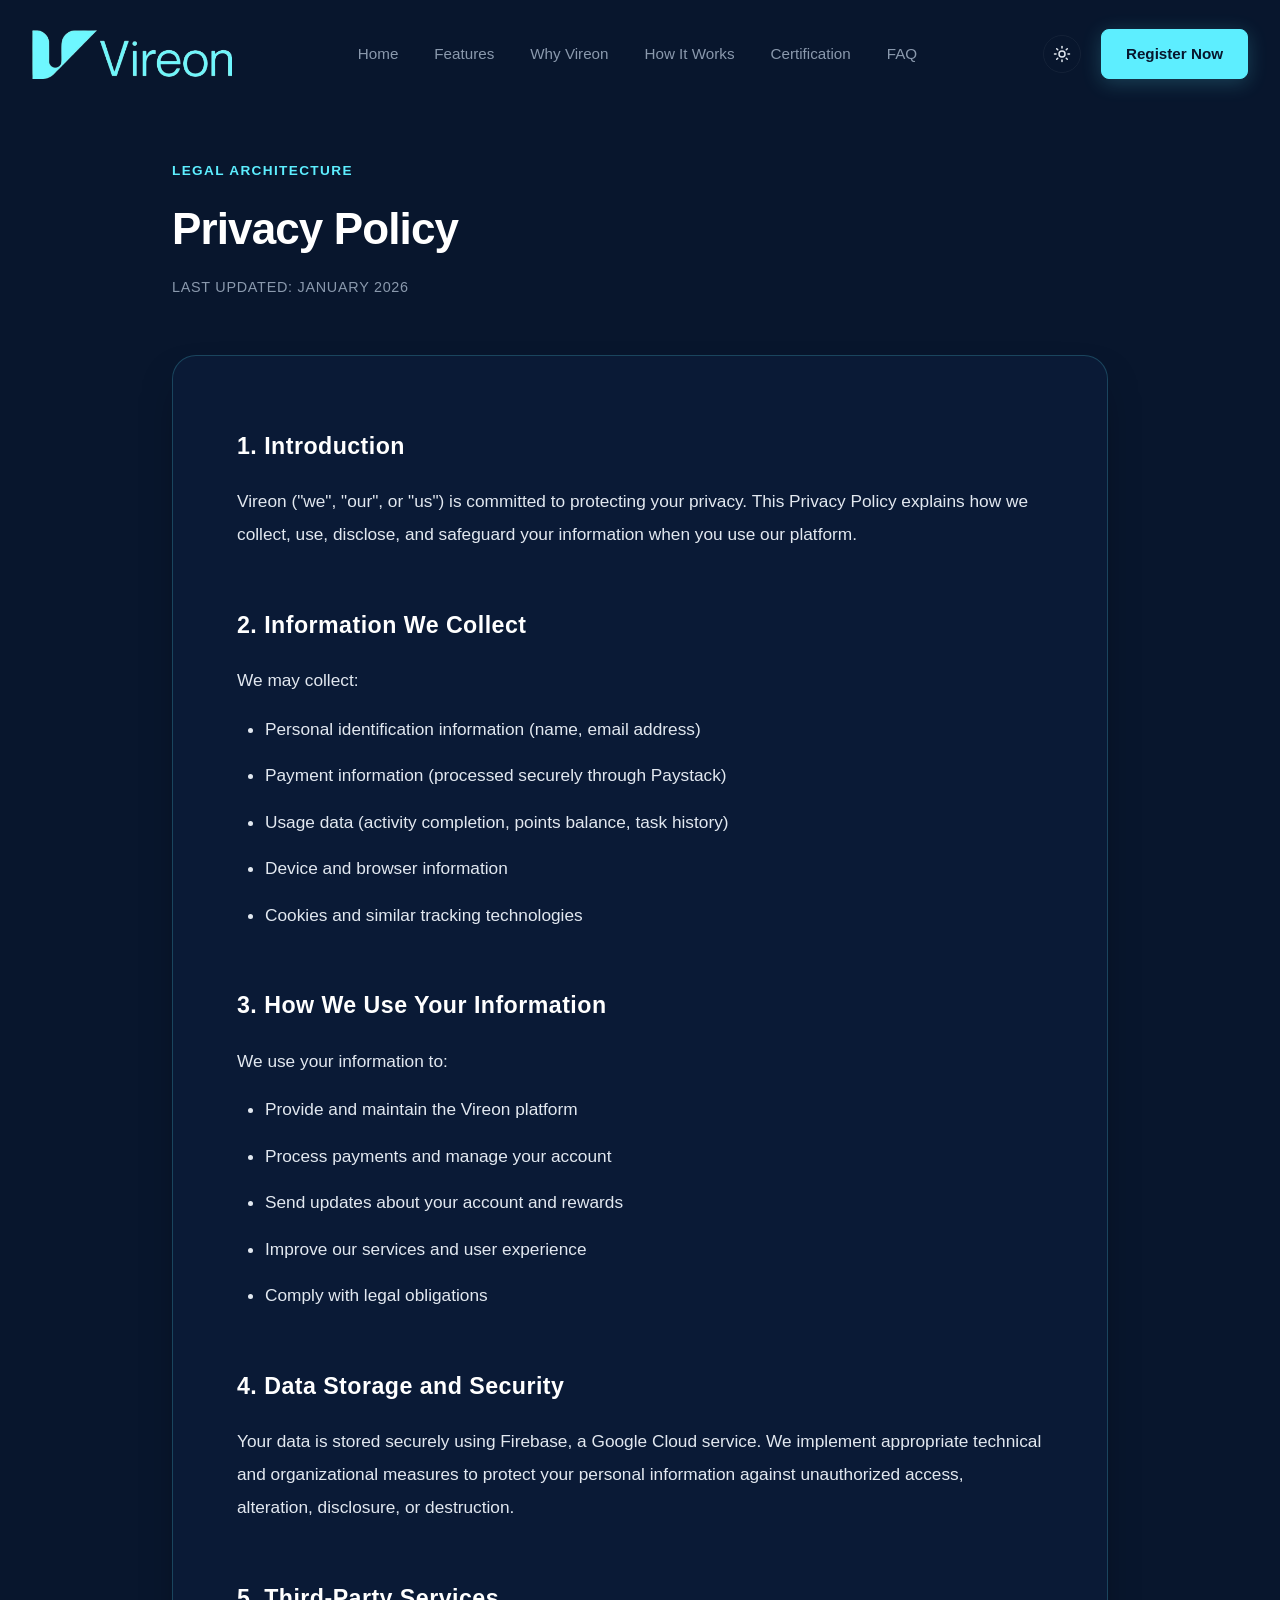
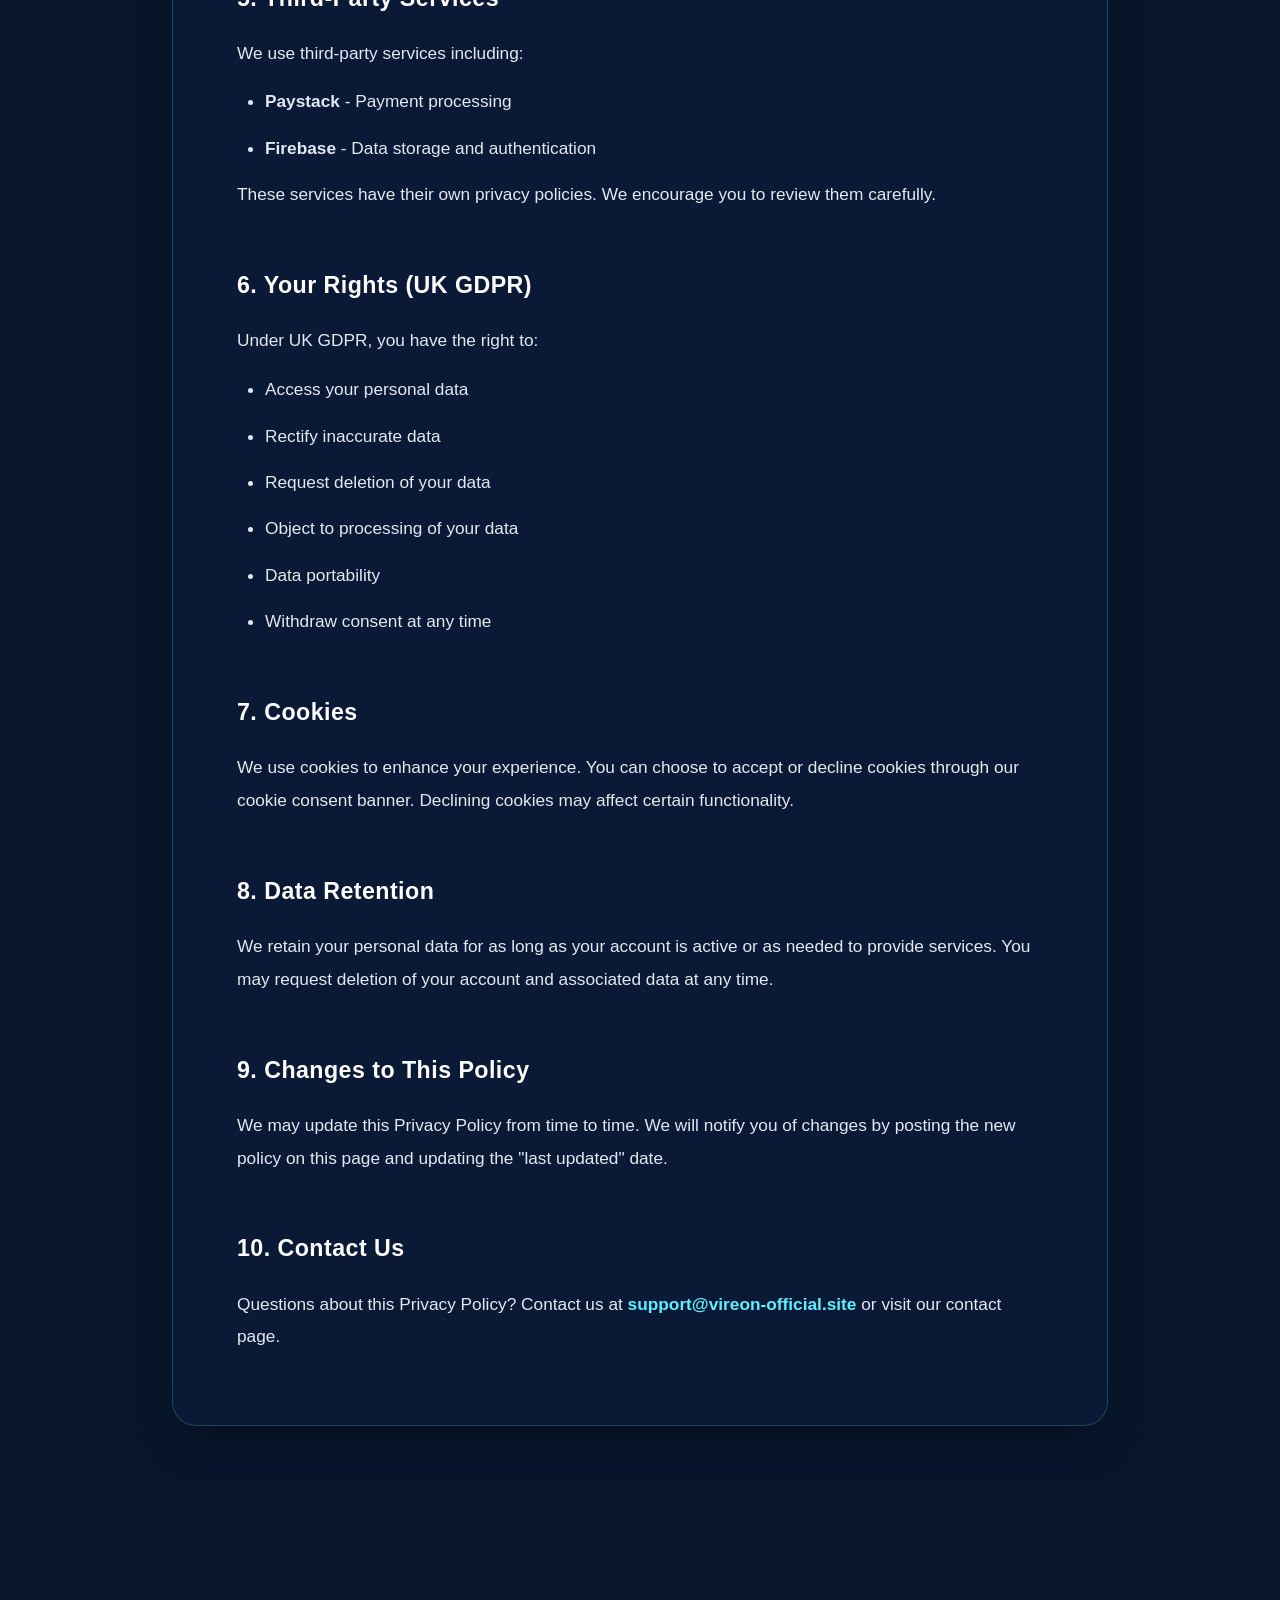
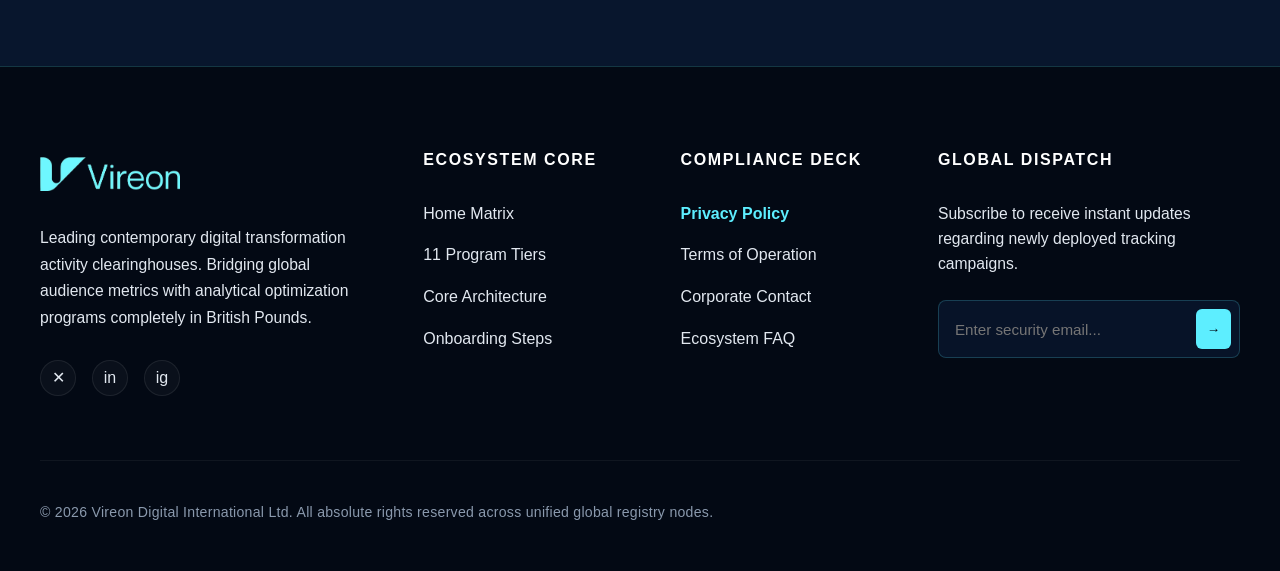
<file: privacy.html>
<!DOCTYPE html>
<html lang="en">
<head>
    <meta charset="UTF-8">
    <meta name="viewport" content="width=device-width, initial-scale=1.0">
    <title>Privacy Policy | Vireon Digital International</title>
    <!-- Linking your global style sheets -->
    <link rel="stylesheet" href="style.css">
    <style>
        /* Global safety reset to kill mobile jam-packing instantly */
        * {
            box-sizing: border-box;
        }

        /* Premium Spacing Layout Variables */
        .privacy-main-viewport {
            padding: 160px 2rem 6rem 2rem; /* Massive upper room below sticky nav */
            max-width: 1000px;
            margin: 0 auto;
        }

        .privacy-content-card {
            background: var(--bg-glass);
            border: 1px solid var(--border-glow);
            border-radius: 24px;
            padding: 4.5rem 4rem; /* Wide open space inside the card */
            box-shadow: var(--shadow-premium);
            margin-bottom: 5rem;
        }

        .privacy-clause-block {
            margin-bottom: 3.5rem; /* Wide gap between policy points */
        }

        .privacy-clause-block h3 {
            font-size: 1.45rem;
            color: var(--text-pure);
            margin-bottom: 1.25rem;
            letter-spacing: 0.02em;
        }

        .privacy-clause-block p, .privacy-clause-block li {
            font-size: 1.08rem;
            line-height: 1.9;
            color: var(--text-main);
        }

        .privacy-clause-block ul {
            padding-left: 1.75rem;
            margin-top: 1rem;
        }

        .privacy-clause-block li {
            margin-bottom: 0.85rem;
        }

        /* --- Footer Exact Replica Styles --- */
        .vireon-footer-wrapper {
            background: #030914; /* Deep premium midnight base background */
            border-top: 1px solid var(--border-glow);
            padding: 5rem 2rem 3rem 2rem;
            margin-top: 4rem;
        }

        .footer-layout-grid {
            display: flex;
            flex-wrap: wrap;
            justify-content: space-between;
            gap: 3.5rem;
            max-width: 1200px;
            margin: 0 auto;
        }

        .footer-brand-column {
            flex: 1.3;
            min-width: 280px;
        }

        .footer-link-column {
            flex: 0.8;
            min-width: 180px;
        }

        .footer-dispatch-column {
            flex: 1.2;
            min-width: 280px;
        }

        .footer-column-heading {
            color: var(--text-pure);
            font-size: 1rem;
            font-weight: 700;
            text-transform: uppercase;
            letter-spacing: 0.1em;
            margin-bottom: 1.75rem;
        }

        .footer-navigation-links {
            list-style: none;
            padding: 0;
            margin: 0;
        }

        .footer-navigation-links li {
            margin-bottom: 1rem;
        }

        .footer-navigation-links a {
            color: var(--text-main);
            text-decoration: none;
            font-size: 1rem;
            transition: color 0.3s ease;
        }

        .footer-navigation-links a:hover {
            color: var(--color-cyan);
        }

        /* Dispatch Input Layer */
        .dispatch-input-container {
            display: flex;
            align-items: center;
            background: #071328;
            border: 1px solid var(--border-glow);
            border-radius: 8px;
            padding: 0.5rem 0.5rem 0.5rem 1rem;
            margin-top: 1.5rem;
        }

        .dispatch-email-field {
            background: transparent;
            border: none;
            outline: none;
            color: var(--text-pure);
            font-size: 0.95rem;
            width: 100%;
        }

        .dispatch-submit-btn {
            background: var(--color-cyan);
            border: none;
            width: 40px;
            height: 40px;
            border-radius: 6px;
            display: flex;
            align-items: center;
            justify-content: center;
            cursor: pointer;
            color: #030914;
            font-weight: bold;
            transition: transform 0.2s ease;
        }

        .dispatch-submit-btn:hover {
            transform: scale(1.05);
        }

        /* Social Icon Row */
        .footer-social-row {
            display: flex;
            gap: 1rem;
            margin-top: 1.75rem;
        }

        .social-circle-node {
            width: 36px;
            height: 36px;
            border-radius: 50%;
            background: rgba(255, 255, 255, 0.03);
            border: 1px solid rgba(255, 255, 255, 0.08);
            display: flex;
            align-items: center;
            justify-content: center;
            color: var(--text-main);
            text-decoration: none;
            transition: all 0.3s ease;
        }

        .social-circle-node:hover {
            border-color: var(--color-cyan);
            color: var(--color-cyan);
            background: rgba(0, 242, 254, 0.05);
        }

        /* Mobile Spacing Adaptations */
        @media (max-width: 768px) {
            .privacy-main-viewport {
                padding: 120px 1.25rem 4rem 1.25rem;
            }
            .privacy-content-card {
                padding: 2.5rem 1.75rem;
            }
            .footer-layout-grid {
                gap: 2.5rem;
            }
            .vireon-footer-wrapper {
                padding: 4rem 1.25rem 2.5rem 1.25rem;
            }
        }
    </style>
</head>
<body>

    <!-- ==========================================================================
         HEADER NAVIGATION LAYER
         ========================================================================== -->
    <header class="vireon-nav-wrapper" id="vireon-navbar">
        <div class="nav-container">
            <a href="index.html" class="brand-identity">
                <div class="logo-container">
                    <img src="logo.png" alt="Vireon Logo" class="brand-logo">
                </div>
            </a>
            
            <nav>
                <ul class="nav-menu-links">
                    <li><a href="index.html#home" class="nav-item-link">Home</a></li>
                    <li><a href="index.html#features" class="nav-item-link">Features</a></li>
                    <li><a href="index.html#why-vireon" class="nav-item-link">Why Vireon</a></li>
                    <li><a href="index.html#how-it-works" class="nav-item-link">How It Works</a></li>
                    <li><a href="index.html#platform-info" class="nav-item-link">Certification</a></li>
                    <li><a href="index.html#faq" class="nav-item-link">FAQ</a></li>
                </ul>
            </nav>

            <div class="nav-actions-block">
                <button class="theme-toggle-btn" aria-label="Toggle UI Color Matrix Theme" title="Switch Aesthetic Display"></button>
                <a href="reward.html" class="btn-premium btn-cyan">Register Now</a>
                <button class="mobile-hamburger" aria-label="Open Mobile Navigation Menu">
                    <span></span>
                    <span></span>
                    <span></span>
                </button>
            </div>
        </div>
    </header>

    <!-- ==========================================================================
         MAIN ARCHITECTURE CONTENT (CIRCULATED EXTRA SPACE)
         ========================================================================== -->
    <main class="privacy-main-viewport">
        <div class="section-header-block" style="margin-bottom: 3.5rem; text-align: left;">
            <span class="section-sub-label">Legal Architecture</span>
            <h1 class="section-main-heading" style="font-size: 2.75rem; margin-top: 0.5rem; color: var(--text-pure);">Privacy Policy</h1>
            <p style="color: var(--text-muted); font-size: 0.9rem; margin-top: 0.75rem; letter-spacing: 0.05em; text-transform: uppercase;">Last updated: January 2026</p>
        </div>

        <div class="privacy-content-card">
            
            <div class="privacy-clause-block">
                <h3>1. Introduction</h3>
                <p>Vireon ("we", "our", or "us") is committed to protecting your privacy. This Privacy Policy explains how we collect, use, disclose, and safeguard your information when you use our platform.</p>
            </div>

            <div class="privacy-clause-block">
                <h3>2. Information We Collect</h3>
                <p>We may collect:</p>
                <ul>
                    <li>Personal identification information (name, email address)</li>
                    <li>Payment information (processed securely through Paystack)</li>
                    <li>Usage data (activity completion, points balance, task history)</li>
                    <li>Device and browser information</li>
                    <li>Cookies and similar tracking technologies</li>
                </ul>
            </div>

            <div class="privacy-clause-block">
                <h3>3. How We Use Your Information</h3>
                <p>We use your information to:</p>
                <ul>
                    <li>Provide and maintain the Vireon platform</li>
                    <li>Process payments and manage your account</li>
                    <li>Send updates about your account and rewards</li>
                    <li>Improve our services and user experience</li>
                    <li>Comply with legal obligations</li>
                </ul>
            </div>

            <div class="privacy-clause-block">
                <h3>4. Data Storage and Security</h3>
                <p>Your data is stored securely using Firebase, a Google Cloud service. We implement appropriate technical and organizational measures to protect your personal information against unauthorized access, alteration, disclosure, or destruction.</p>
            </div>

            <div class="privacy-clause-block">
                <h3>5. Third-Party Services</h3>
                <p>We use third-party services including:</p>
                <ul>
                    <li><strong>Paystack</strong> - Payment processing</li>
                    <li><strong>Firebase</strong> - Data storage and authentication</li>
                </ul>
                <p style="margin-top: 0.75rem;">These services have their own privacy policies. We encourage you to review them carefully.</p>
            </div>

            <div class="privacy-clause-block">
                <h3>6. Your Rights (UK GDPR)</h3>
                <p>Under UK GDPR, you have the right to:</p>
                <ul>
                    <li>Access your personal data</li>
                    <li>Rectify inaccurate data</li>
                    <li>Request deletion of your data</li>
                    <li>Object to processing of your data</li>
                    <li>Data portability</li>
                    <li>Withdraw consent at any time</li>
                </ul>
            </div>

            <div class="privacy-clause-block">
                <h3>7. Cookies</h3>
                <p>We use cookies to enhance your experience. You can choose to accept or decline cookies through our cookie consent banner. Declining cookies may affect certain functionality.</p>
            </div>

            <div class="privacy-clause-block">
                <h3>8. Data Retention</h3>
                <p>We retain your personal data for as long as your account is active or as needed to provide services. You may request deletion of your account and associated data at any time.</p>
            </div>

            <div class="privacy-clause-block">
                <h3>9. Changes to This Policy</h3>
                <p>We may update this Privacy Policy from time to time. We will notify you of changes by posting the new policy on this page and updating the "last updated" date.</p>
            </div>

            <div class="privacy-clause-block" style="margin-bottom: 0;">
                <h3>10. Contact Us</h3>
                <p>Questions about this Privacy Policy? Contact us at <a href="mailto:support@vireon-official.site" style="color: var(--color-cyan); text-decoration: none; font-weight: bold;">support@vireon-official.site</a> or visit our contact page.</p>
            </div>

        </div>
    </main>

    <!-- ==========================================================================
         FOOTER LAYER (EXACT ARCHITECTURAL REPLICA FROM SCREENSHOT)
         ========================================================================== -->
    <footer class="vireon-footer-wrapper">
        <div class="footer-layout-grid">
            
            <!-- Left Branding Unit -->
            <div class="footer-brand-column">
                <div class="logo-container" style="margin-bottom: 1.5rem;">
                    <img src="logo.png" alt="Vireon Logo" class="brand-logo" style="width: 140px;">
                </div>
                <p style="color: var(--text-main); font-size: 0.98rem; line-height: 1.7; margin-bottom: 1.5rem;">
                    Leading contemporary digital transformation activity clearinghouses. Bridging global audience metrics with analytical optimization programs completely in British Pounds.
                </p>
                <!-- Social Channels -->
                <div class="footer-social-row">
                    <a href="#" class="social-circle-node" title="X">✕</a>
                    <a href="#" class="social-circle-node" title="LinkedIn">in</a>
                    <a href="#" class="social-circle-node" title="Instagram">ig</a>
                </div>
            </div>

            <!-- Ecosystem Core Column -->
            <div class="footer-link-column">
                <h4 class="footer-column-heading">Ecosystem Core</h4>
                <ul class="footer-navigation-links">
                    <li><a href="index.html#home">Home Matrix</a></li>
                    <li><a href="index.html#features">11 Program Tiers</a></li>
                    <li><a href="index.html#why-vireon">Core Architecture</a></li>
                    <li><a href="index.html#how-it-works">Onboarding Steps</a></li>
                </ul>
            </div>

            <!-- Compliance Deck Column -->
            <div class="footer-link-column">
                <h4 class="footer-column-heading">Compliance Deck</h4>
                <ul class="footer-navigation-links">
                    <li><a href="privacy.html" style="color: var(--color-cyan); font-weight: 600;">Privacy Policy</a></li>
                    <li><a href="terms.html">Terms of Operation</a></li>
                    <li><a href="contact.html">Corporate Contact</a></li>
                    <li><a href="index.html#faq">Ecosystem FAQ</a></li>
                </ul>
            </div>

            <!-- Global Dispatch Action Column -->
            <div class="footer-dispatch-column">
                <h4 class="footer-column-heading">Global Dispatch</h4>
                <p style="color: var(--text-main); font-size: 0.98rem; line-height: 1.6;">
                    Subscribe to receive instant updates regarding newly deployed tracking campaigns.
                </p>
                <div class="dispatch-input-container">
                    <input type="email" placeholder="Enter security email..." class="dispatch-email-field" aria-label="Email subscription input field">
                    <button class="dispatch-submit-btn" aria-label="Subscribe button">→</button>
                </div>
            </div>

        </div>

        <!-- Trademark Sub-node -->
        <div style="max-width: 1200px; margin: 0 auto; padding-top: 2.5rem; margin-top: 4rem; border-top: 1px solid rgba(255,255,255,0.05); text-align: left;">
            <p style="color: var(--text-muted); font-size: 0.88rem; letter-spacing: 0.02em;">
                &copy; 2026 Vireon Digital International Ltd. All absolute rights reserved across unified global registry nodes.
            </p>
        </div>
    </footer>

    <!-- Script Execution Hooks -->
    <script src="script.js"></script>
</body>
</html>
</file>
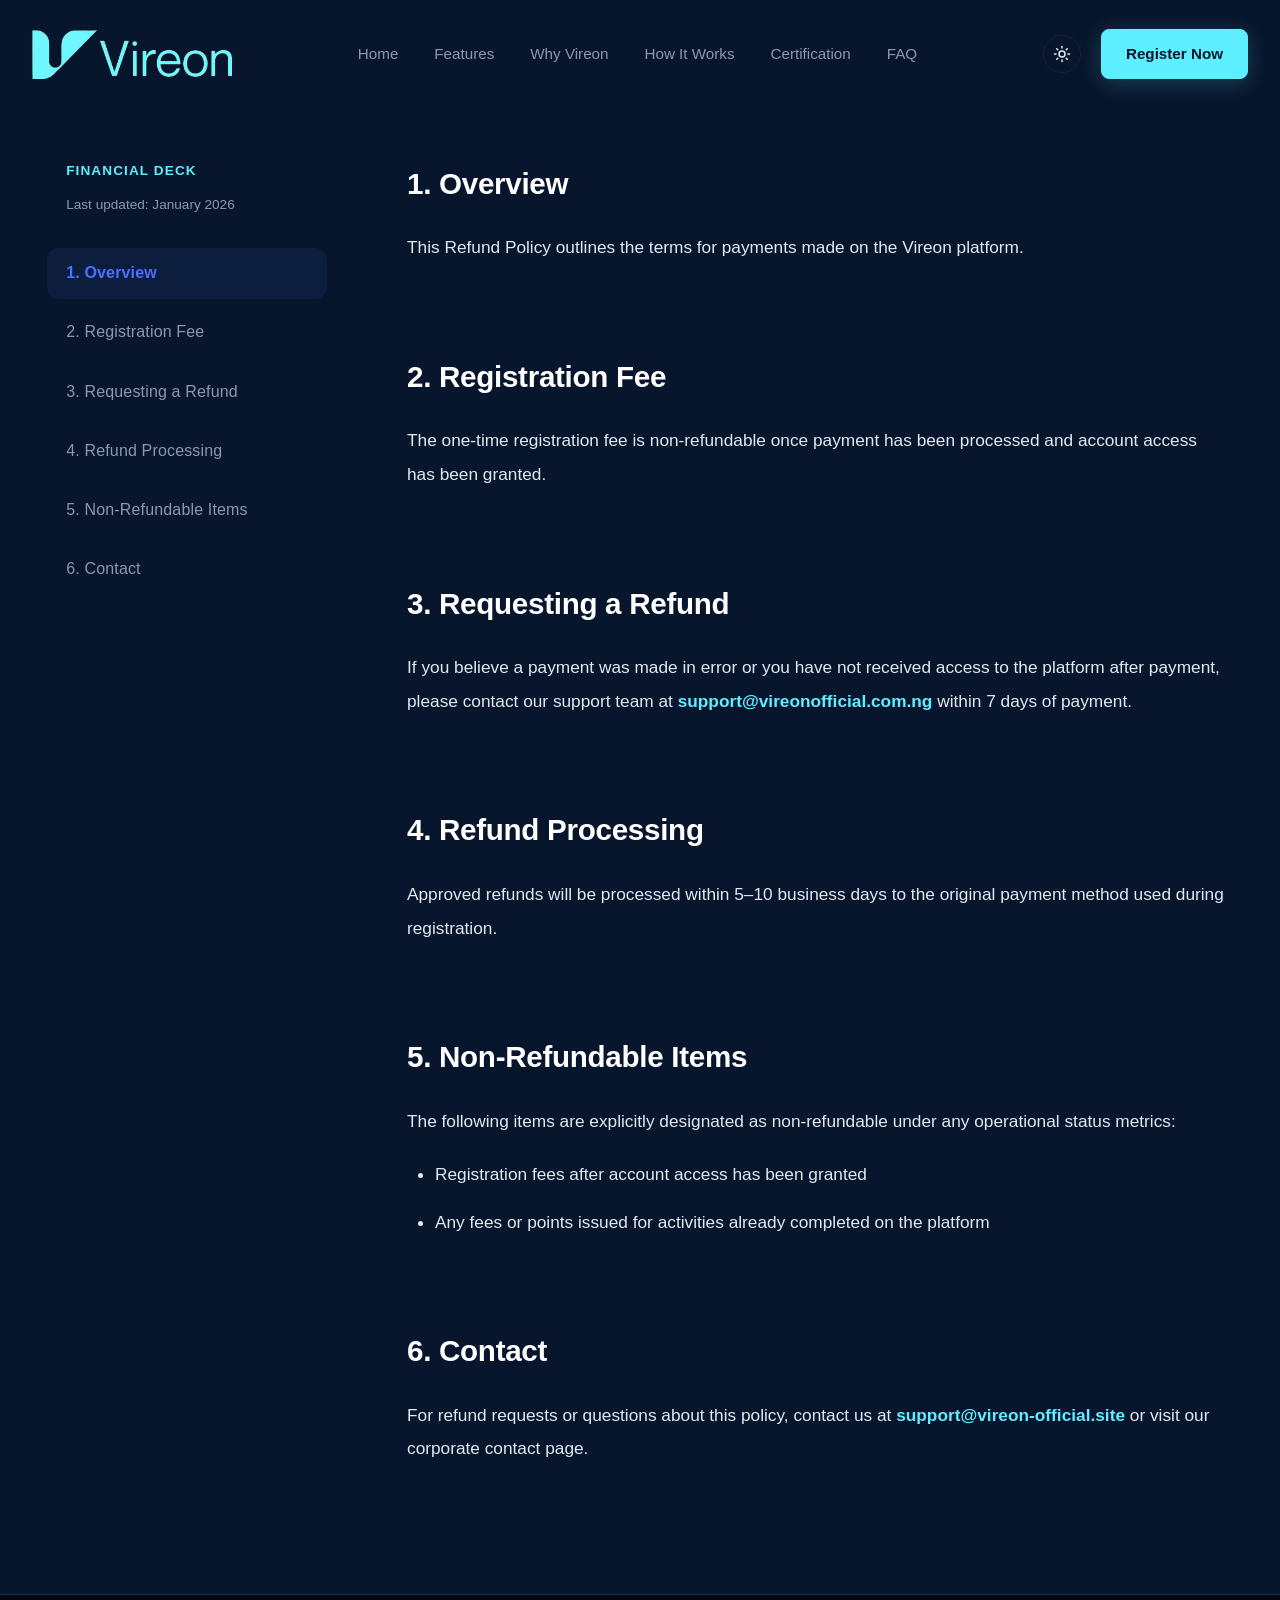
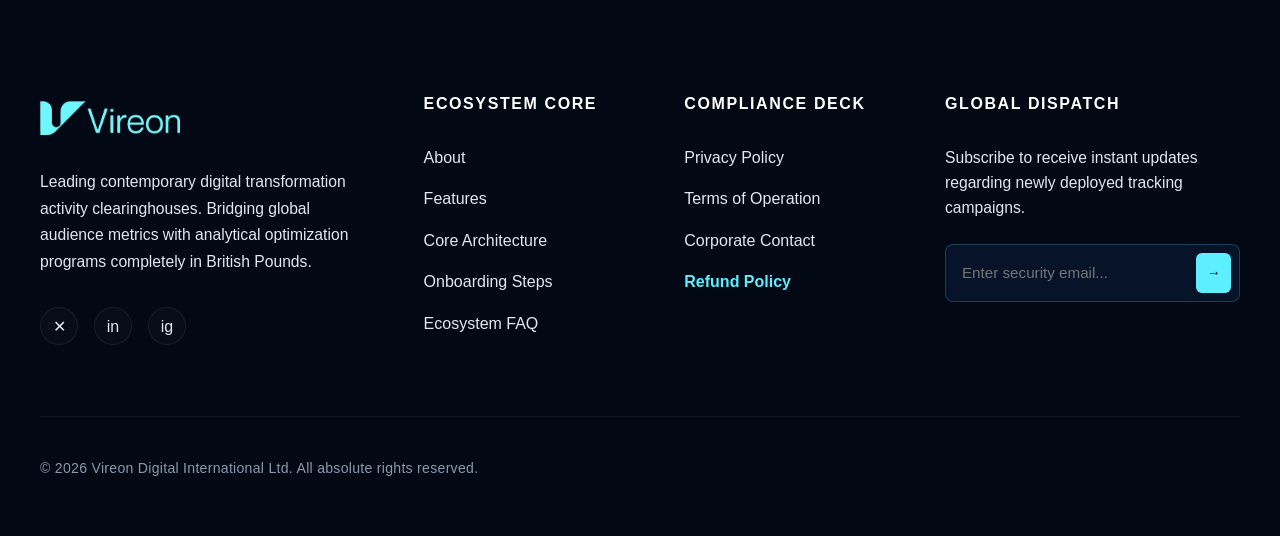
<file: refund.html>
<!DOCTYPE html>
<html lang="en">
<head>
    <meta charset="UTF-8">
    <meta name="viewport" content="width=device-width, initial-scale=1.0">
    <title>Refund & Cancellation Policy | Vireon Digital International</title>
    <!-- Linking global framework sheets -->
    <link rel="stylesheet" href="style.css">
    <style>
        * {
            box-sizing: border-box;
        }

        /* Premium Spacing Systems - Maximum Airflow Framework */
        .refund-layout-viewport {
            max-width: 1250px;
            margin: 0 auto;
            padding: 160px 2rem 8rem 2rem;
            display: flex;
            gap: 5rem; /* Generous separation between index sidebar and data streams */
        }

        /* Left Side Terminal - Fixed Anchored Control */
        .refund-sidebar-deck {
            position: sticky;
            top: 120px;
            width: 280px;
            height: fit-content;
            flex-shrink: 0;
        }

        .sidebar-navigation-menu {
            list-style: none;
            padding: 0;
            margin: 0;
            display: flex;
            flex-direction: column;
            gap: 0.5rem;
        }

        .sidebar-nav-node a {
            display: block;
            color: var(--text-muted);
            text-decoration: none;
            font-size: 1rem;
            padding: 0.8rem 1.2rem;
            border-radius: 12px;
            transition: all 0.3s cubic-bezier(0.25, 0.8, 0.25, 1);
            letter-spacing: 0.01em;
        }

        /* Active highlight status matching screenshot capsule design */
        .sidebar-nav-node.active-matrix-state a {
            color: #4d70ff; /* Fluid neon active tone */
            background: rgba(77, 112, 255, 0.08); /* Transparent blue capsule backing */
            font-weight: 600;
        }

        .sidebar-nav-node a:hover:not(.active-matrix-state a) {
            color: var(--text-pure);
            background: rgba(255, 255, 255, 0.02);
        }

        /* Right Side Core Content Stream */
        .refund-content-stream {
            flex-grow: 1;
            max-width: 820px;
        }

        .refund-structural-clause {
            scroll-margin-top: 130px; /* Synchronizes targeting systems perfectly */
            margin-bottom: 5.5rem; /* Spacious professional distance layout */
        }

        .refund-structural-clause h2 {
            font-size: 1.85rem;
            color: var(--text-pure);
            margin-top: 0;
            margin-bottom: 1.5rem;
            font-weight: 700;
            letter-spacing: -0.01em;
        }

        .refund-structural-clause p, .refund-structural-clause li {
            font-size: 1.08rem;
            line-height: 1.95;
            color: var(--text-main);
        }

        .refund-structural-clause ul {
            padding-left: 1.75rem;
            margin-top: 1.25rem;
        }

        .refund-structural-clause li {
            margin-bottom: 0.85rem;
        }

        /* --- Global Footer Interface Configuration --- */
        .vireon-footer-wrapper {
            background: #030914; 
            border-top: 1px solid var(--border-glow);
            padding: 6rem 2rem 3.5rem 2rem;
        }

        .footer-layout-grid {
            display: flex;
            flex-wrap: wrap;
            justify-content: space-between;
            gap: 4rem;
            max-width: 1200px;
            margin: 0 auto;
        }

        .footer-brand-column {
            flex: 1.3;
            min-width: 280px;
        }

        .footer-link-column {
            flex: 0.8;
            min-width: 180px;
        }

        .footer-dispatch-column {
            flex: 1.2;
            min-width: 280px;
        }

        .footer-column-heading {
            color: var(--text-pure);
            font-size: 1rem;
            font-weight: 700;
            text-transform: uppercase;
            letter-spacing: 0.1em;
            margin-bottom: 1.75rem;
        }

        .footer-navigation-links {
            list-style: none;
            padding: 0;
            margin: 0;
        }

        .footer-navigation-links li {
            margin-bottom: 1rem;
        }

        .footer-navigation-links a {
            color: var(--text-main);
            text-decoration: none;
            font-size: 1rem;
            transition: color 0.3s ease;
        }

        .footer-navigation-links a:hover {
            color: var(--color-cyan);
        }

        /* Dispatch Input Console Components */
        .dispatch-input-container {
            display: flex;
            align-items: center;
            background: #071328;
            border: 1px solid var(--border-glow);
            border-radius: 8px;
            padding: 0.5rem 0.5rem 0.5rem 1rem;
            margin-top: 1.5rem;
        }

        .dispatch-email-field {
            background: transparent;
            border: none;
            outline: none;
            color: var(--text-pure);
            font-size: 0.95rem;
            width: 100%;
        }

        .dispatch-submit-btn {
            background: var(--color-cyan);
            border: none;
            width: 40px;
            height: 40px;
            border-radius: 6px;
            display: flex;
            align-items: center;
            justify-content: center;
            cursor: pointer;
            color: #030914;
            transition: transform 0.2s ease;
        }

        .dispatch-submit-btn:hover {
            transform: scale(1.05);
        }

        .footer-social-row {
            display: flex;
            gap: 1rem;
            margin-top: 2rem;
        }

        .social-circle-node {
            width: 38px;
            height: 38px;
            border-radius: 50%;
            background: rgba(255, 255, 255, 0.02);
            border: 1px solid rgba(255, 255, 255, 0.07);
            display: flex;
            align-items: center;
            justify-content: center;
            color: var(--text-main);
            text-decoration: none;
            transition: all 0.3s ease;
        }

        .social-circle-node:hover {
            border-color: var(--color-cyan);
            color: var(--color-cyan);
            background: rgba(0, 242, 254, 0.04);
        }

        /* Responsive Flow Adaptation Matrices */
        @media (max-width: 992px) {
            .refund-layout-viewport {
                flex-direction: column;
                gap: 4rem;
                padding-top: 130px;
            }
            .refund-sidebar-deck {
                position: relative;
                top: 0;
                width: 100%;
                border-bottom: 1px solid var(--border-glow);
                padding-bottom: 2rem;
            }
            .sidebar-navigation-menu {
                flex-direction: row;
                flex-wrap: wrap;
            }
        }

        @media (max-width: 768px) {
            .vireon-footer-wrapper {
                padding: 4rem 1.25rem 2.5rem 1.25rem;
            }
            .refund-structural-clause {
                margin-bottom: 4rem;
            }
        }
    </style>
</head>
<body>

    <!-- ==========================================================================
         GLOBAL HEADER NAVIGATION
         ========================================================================== -->
    <header class="vireon-nav-wrapper" id="vireon-navbar">
        <div class="nav-container">
            <a href="index.html" class="brand-identity">
                <div class="logo-container">
                    <img src="logo.png" alt="Vireon Logo" class="brand-logo">
                </div>
            </a>
            
            <nav>
                <ul class="nav-menu-links">
                    <li><a href="index.html#home" class="nav-item-link">Home</a></li>
                    <li><a href="index.html#features" class="nav-item-link">Features</a></li>
                    <li><a href="index.html#why-vireon" class="nav-item-link">Why Vireon</a></li>
                    <li><a href="index.html#how-it-works" class="nav-item-link">How It Works</a></li>
                    <li><a href="index.html#platform-info" class="nav-item-link">Certification</a></li>
                    <li><a href="index.html#faq" class="nav-item-link">FAQ</a></li>
                </ul>
            </nav>

            <div class="nav-actions-block">
                <button class="theme-toggle-btn" aria-label="Toggle UI Theme Matrix"></button>
                <a href="reward.html" class="btn-premium btn-cyan">Register Now</a>
                <button class="mobile-hamburger" aria-label="Open Navigation Drawer">
                    <span></span><span></span><span></span>
                </button>
            </div>
        </div>
    </header>

    <!-- ==========================================================================
         MAIN SPLIT VIEW INTERFACE
         ========================================================================== -->
    <main class="refund-layout-viewport">
        
        <!-- Left Column Anchor Deck -->
        <aside class="refund-sidebar-deck">
            <div style="margin-bottom: 2rem; padding-left: 1.2rem;">
                <span class="section-sub-label" style="text-transform: uppercase; letter-spacing: 0.08em; font-size: 0.85rem;">Financial Deck</span>
                <p style="color: var(--text-muted); font-size: 0.85rem; margin-top: 0.5rem;">Last updated: January 2026</p>
            </div>
            <ul class="sidebar-navigation-menu">
                <li class="sidebar-nav-node active-matrix-state"><a href="#section-1">1. Overview</a></li>
                <li class="sidebar-nav-node"><a href="#section-2">2. Registration Fee</a></li>
                <li class="sidebar-nav-node"><a href="#section-3">3. Requesting a Refund</a></li>
                <li class="sidebar-nav-node"><a href="#section-4">4. Refund Processing</a></li>
                <li class="sidebar-nav-node"><a href="#section-5">5. Non-Refundable Items</a></li>
                <li class="sidebar-nav-node"><a href="#section-6">6. Contact</a></li>
            </ul>
        </aside>

        <!-- Right Column Information Node Processing Stream -->
        <div class="refund-content-stream">
            
            <section id="section-1" class="refund-structural-clause">
                <h2>1. Overview</h2>
                <p>This Refund Policy outlines the terms for payments made on the Vireon platform.</p>
            </section>

            <section id="section-2" class="refund-structural-clause">
                <h2>2. Registration Fee</h2>
                <p>The one-time registration fee is non-refundable once payment has been processed and account access has been granted.</p>
            </section>

            <section id="section-3" class="refund-structural-clause">
                <h2>3. Requesting a Refund</h2>
                <p>If you believe a payment was made in error or you have not received access to the platform after payment, please contact our support team at <a href="mailto:support@vireonofficial.com.ng" style="color: var(--color-cyan); text-decoration: none; font-weight: bold;">support@vireonofficial.com.ng</a> within 7 days of payment.</p>
            </section>

            <section id="section-4" class="refund-structural-clause">
                <h2>4. Refund Processing</h2>
                <p>Approved refunds will be processed within 5–10 business days to the original payment method used during registration.</p>
            </section>

            <section id="section-5" class="refund-structural-clause">
                <h2>5. Non-Refundable Items</h2>
                <p>The following items are explicitly designated as non-refundable under any operational status metrics:</p>
                <ul>
                    <li>Registration fees after account access has been granted</li>
                    <li>Any fees or points issued for activities already completed on the platform</li>
                </ul>
            </section>

            <section id="section-6" class="refund-structural-clause" style="margin-bottom: 0;">
                <h2>6. Contact</h2>
                <p>For refund requests or questions about this policy, contact us at <a href="mailto:support@vireon-official.site" style="color: var(--color-cyan); text-decoration: none; font-weight: bold;">support@vireon-official.site</a> or visit our corporate contact page.</p>
            </section>

        </div>
    </main>

    <!-- ==========================================================================
         EXACT VISUAL REPLICA FOOTER COMPONENT
         ========================================================================== -->
    <footer class="vireon-footer-wrapper">
        <div class="footer-layout-grid">
            
            <!-- Column 1: Core Branding Deck -->
            <div class="footer-brand-column">
                <div class="logo-container" style="margin-bottom: 1.5rem;">
                    <img src="logo.png" alt="Vireon Logo" class="brand-logo" style="width: 140px;">
                </div>
                <p style="color: var(--text-main); font-size: 0.98rem; line-height: 1.7; margin-bottom: 1.5rem;">
                    Leading contemporary digital transformation activity clearinghouses. Bridging global audience metrics with analytical optimization programs completely in British Pounds.
                </p>
                <div class="footer-social-row">
                    <a href="#" class="social-circle-node" title="X">✕</a>
                    <a href="#" class="social-circle-node" title="LinkedIn">in</a>
                    <a href="#" class="social-circle-node" title="Instagram">ig</a>
                </div>
            </div>

            <!-- Column 2: Ecosystem Link Array Matrix -->
            <div class="footer-link-column">
                <h4 class="footer-column-heading">Ecosystem Core</h4>
                <ul class="footer-navigation-links">
                    <li><a href="index.html#about">About</a></li>
                    <li><a href="index.html#features">Features</a></li>
                    <li><a href="index.html#why-vireon">Core Architecture</a></li>
                    <li><a href="index.html#how-it-works">Onboarding Steps</a></li>
                    <li><a href="index.html#faq">Ecosystem FAQ</a></li>
                </ul>
            </div>

            <!-- Column 3: Compliance Protocol Stack -->
            <div class="footer-link-column">
                <h4 class="footer-column-heading">Compliance Deck</h4>
                <ul class="footer-navigation-links">
                    <li><a href="privacy.html">Privacy Policy</a></li>
                    <li><a href="terms.html">Terms of Operation</a></li>
                    <li><a href="contact.html">Corporate Contact</a></li>
                    <li><a href="refund.html" style="color: var(--color-cyan); font-weight: 600;">Refund Policy</a></li>
                </ul>
            </div>

            <!-- Column 4: Terminal Dispatch Console -->
            <div class="footer-dispatch-column">
                <h4 class="footer-column-heading">Global Dispatch</h4>
                <p style="color: var(--text-main); font-size: 0.98rem; line-height: 1.6;">
                    Subscribe to receive instant updates regarding newly deployed tracking campaigns.
                </p>
                <div class="dispatch-input-container">
                    <input type="email" placeholder="Enter security email..." class="dispatch-email-field" aria-label="Subscription field">
                    <button class="dispatch-submit-btn" aria-label="Submit Form">→</button>
                </div>
            </div>

        </div>

        <!-- Global Base System Sub-node -->
        <div style="max-width: 1200px; margin: 0 auto; padding-top: 2.5rem; margin-top: 4rem; border-top: 1px solid rgba(255,255,255,0.05); text-align: left;">
            <p style="color: var(--text-muted); font-size: 0.88rem; letter-spacing: 0.02em;">
                &copy; 2026 Vireon Digital International Ltd. All absolute rights reserved.
            </p>
        </div>
    </footer>

    <!-- ==========================================================================
         LIGHTWEIGHT DYNAMIC ACTIVE SCROLL CONTROLLER SCRIPT
         ========================================================================== -->
    <script>
        document.addEventListener('DOMContentLoaded', () => {
            const sections = document.querySelectorAll('.refund-structural-clause');
            const navItems = document.querySelectorAll('.sidebar-navigation-menu li');

            window.addEventListener('scroll', () => {
                let activeId = "";
                
                sections.forEach(section => {
                    const sectionTop = section.offsetTop;
                    const sectionHeight = section.clientHeight;
                    if (window.scrollY >= (sectionTop - 160)) {
                        activeId = section.getAttribute('id');
                    }
                });

                navItems.forEach(item => {
                    item.classList.remove('active-matrix-state');
                    const linkAnchor = item.querySelector('a').getAttribute('href');
                    if (linkAnchor === `#${activeId}`) {
                        item.classList.add('active-matrix-state');
                    }
                });
            });
        });
    </script>
    <script src="script.js"></script>
</body>
</html>
</file>
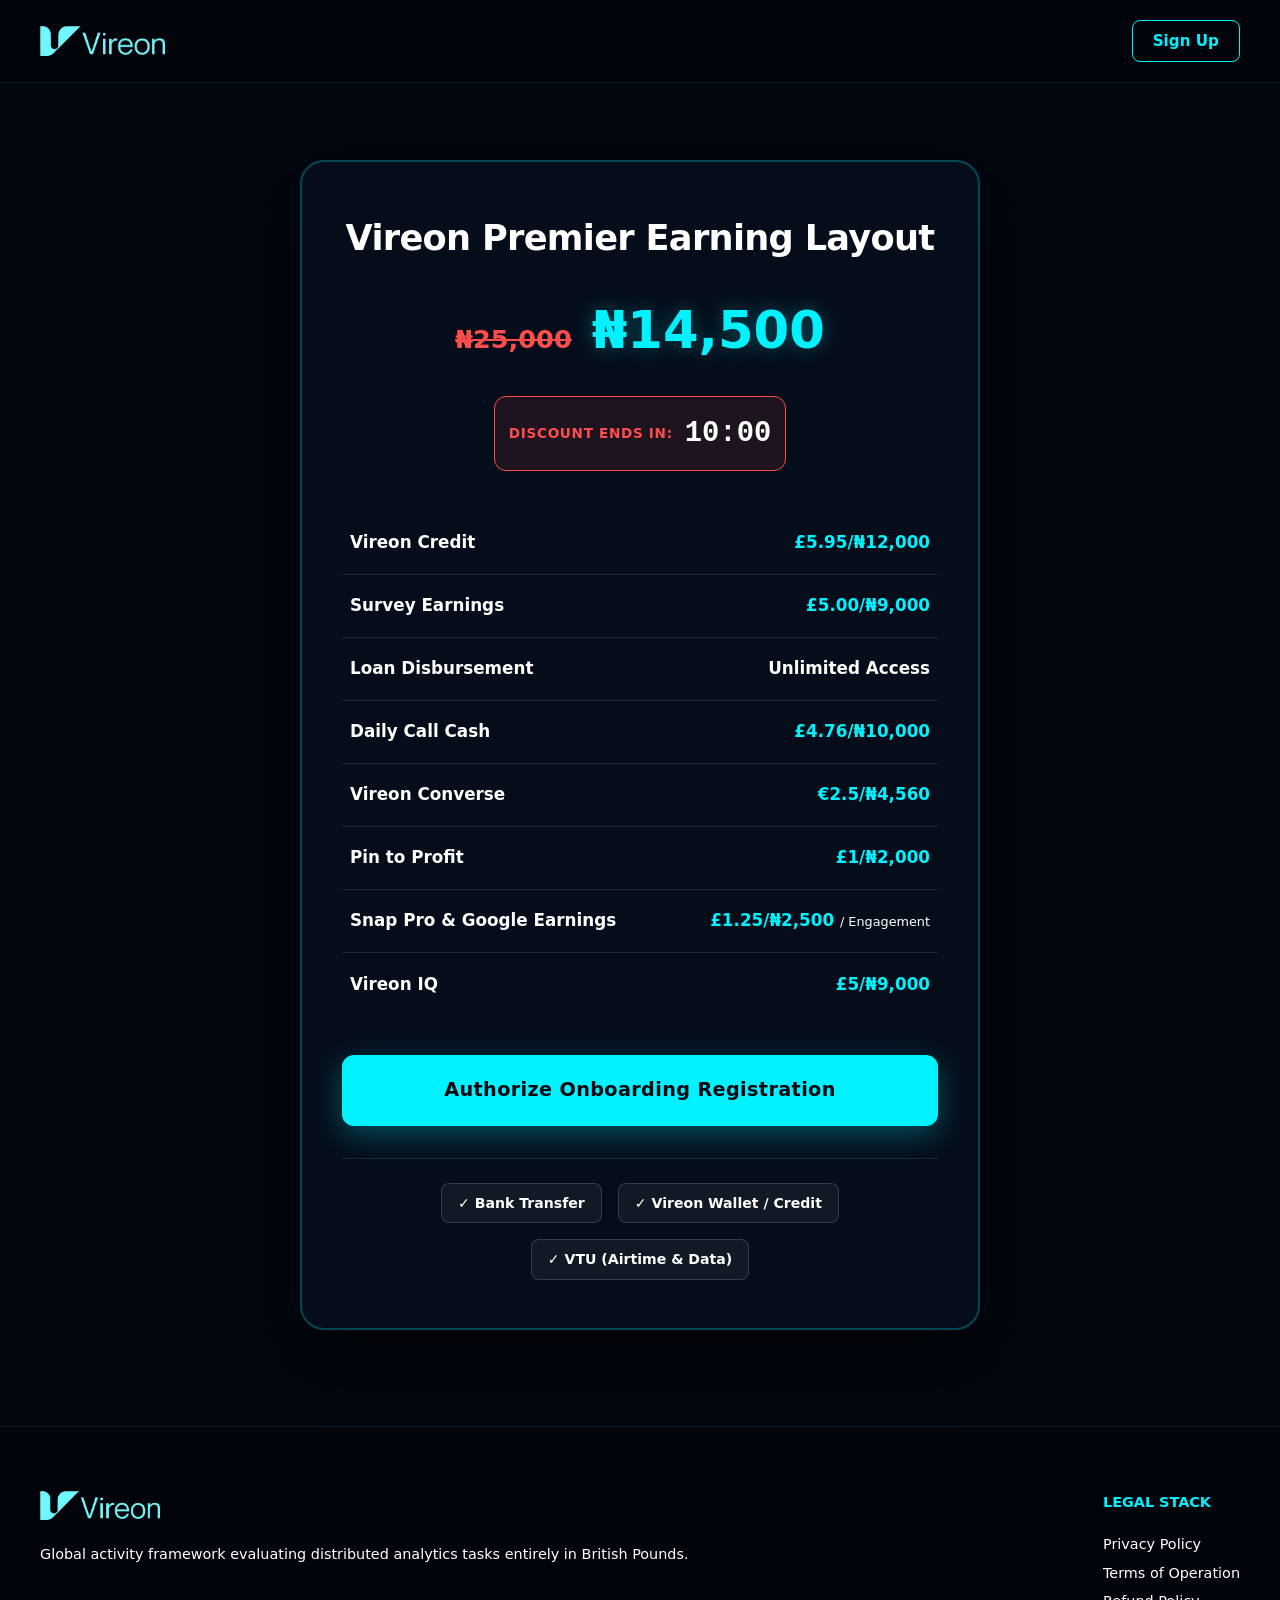
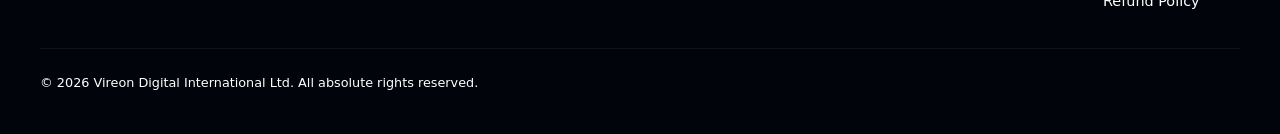
<file: reward.html>
<!DOCTYPE html>
<html lang="en">
<head>
    <meta charset="UTF-8">
    <meta name="viewport" content="width=device-width, initial-scale=1.0">
    <title>Vireon Premier Access Clearance | Hub</title>
    <!-- Linking global framework sheets -->
    <link rel="stylesheet" href="style.css">
    <style>
        * {
            box-sizing: border-box;
        }

        body {
            background: #020710;
            color: #ffffff;
            font-family: system-ui, -apple-system, BlinkMacSystemFont, 'Segoe UI', Roboto, sans-serif;
            margin: 0;
            padding: 0;
        }

        /* LIVE ACTIVITY POPUP PIPELINE (STRICT TOP-LEFT ANCHOR FOR DESKTOP & MOBILE) */
        #activity-pipeline-bubble {
            position: fixed;
            top: 85px; /* Safely clears fixed header architectures on all screen sizes */
            left: 16px;
            background: #071328;
            border: 1px solid #00f2fe;
            border-radius: 12px;
            padding: 0.85rem 1.15rem;
            box-shadow: 0 12px 35px rgba(0, 242, 254, 0.2);
            z-index: 100000;
            display: flex;
            align-items: center;
            gap: 0.75rem;
            width: calc(100% - 32px); /* Ensures bubble scales down on mobile without overflowing screen */
            max-width: 320px; /* Prevents stretching on desktop displays */
            opacity: 0;
            transform: translateY(-8px);
            transition: opacity 0.5s cubic-bezier(0.4, 0, 0.2, 1), transform 0.5s cubic-bezier(0.4, 0, 0.2, 1);
            -webkit-transition: opacity 0.5s cubic-bezier(0.4, 0, 0.2, 1), -webkit-transform 0.5s cubic-bezier(0.4, 0, 0.2, 1);
            pointer-events: none;
        }

        .pulse-indicator {
            width: 8px;
            height: 8px;
            background: #00f2fe;
            border-radius: 50%;
            box-shadow: 0 0 10px #00f2fe;
            flex-shrink: 0;
        }

        .activity-text {
            color: #ffffff;
            font-size: 0.85rem;
            font-weight: 600;
            line-height: 1.45;
        }

        /* CONSOLIDATED SINGLE BOX ARCHITECTURE */
        .unified-reward-viewport {
            max-width: 1200px;
            margin: 0 auto;
            padding: 160px 1.5rem 6rem 1.5rem;
            display: flex;
            justify-content: center;
            align-items: center;
        }

        .premium-single-box {
            background: #050d1a;
            border: 2px solid rgba(0, 242, 254, 0.25);
            border-radius: 24px;
            width: 100%;
            max-width: 680px; 
            padding: 3rem 2.5rem;
            box-shadow: 0 25px 60px rgba(0, 0, 0, 0.6);
            text-align: center;
        }

        /* HIGH CONTRAST TYPOGRAPHY & PRICING */
        .main-headline {
            font-size: 2.2rem;
            font-weight: 800;
            color: #ffffff;
            margin: 0 0 0.5rem 0;
            letter-spacing: -0.02em;
        }

        .pricing-row {
            display: flex;
            justify-content: center;
            align-items: baseline;
            gap: 1.25rem;
            margin: 1.5rem 0;
        }

        .price-struck {
            text-decoration: line-through;
            color: #ff4d4d;
            font-size: 1.6rem;
            font-weight: 700;
        }

        .price-active {
            color: #00f2fe;
            font-size: 3.2rem;
            font-weight: 900;
            text-shadow: 0 0 20px rgba(0, 242, 254, 0.3);
        }

        /* LIVE COUNTDOWN ENGINE */
        .urgency-countdown-container {
            background: rgba(255, 77, 77, 0.1);
            border: 1px solid #ff4d4d;
            border-radius: 12px;
            padding: 0.85rem;
            margin-bottom: 2.5rem;
            display: inline-flex;
            align-items: center;
            gap: 0.75rem;
        }

        .timer-digits {
            font-size: 1.8rem;
            font-weight: 800;
            color: #ffffff;
            font-family: monospace;
        }

        /* DATA STRUCTURE MATRIX */
        .earning-layout-table {
            width: 100%;
            border-collapse: collapse;
            margin-bottom: 2.5rem;
            text-align: left;
        }

        .table-row {
            border-bottom: 1px solid rgba(242, 254, 255, 0.1);
        }

        .table-row:last-child {
            border-bottom: none;
        }

        .table-cell {
            padding: 1.1rem 0.5rem;
            font-size: 1.05rem;
            font-weight: 700;
            color: #ffffff;
        }

        .table-cell.value-node {
            text-align: right;
            color: #00f2fe;
        }

        /* ACTION TRIGGER */
        .action-button-cta {
            display: block;
            background: #00f2fe;
            color: #020710;
            text-decoration: none;
            padding: 1.25rem;
            font-size: 1.2rem;
            font-weight: 800;
            border-radius: 12px;
            letter-spacing: 0.02em;
            transition: transform 0.2s ease, box-shadow 0.2s ease;
            box-shadow: 0 8px 30px rgba(0, 242, 254, 0.3);
            margin-bottom: 2rem;
        }

        .action-button-cta:hover {
            transform: scale(1.02);
            box-shadow: 0 10px 35px rgba(0, 242, 254, 0.5);
        }

        /* SETTLEMENT MODULES BAR */
        .settlement-badge-row {
            display: flex;
            justify-content: center;
            flex-wrap: wrap;
            gap: 1rem;
            border-top: 1px solid rgba(255, 255, 255, 0.1);
            padding-top: 1.5rem;
        }

        .settlement-badge {
            background: rgba(255, 255, 255, 0.05);
            border: 1px solid rgba(255, 255, 255, 0.15);
            padding: 0.5rem 1rem;
            border-radius: 8px;
            font-size: 0.88rem;
            font-weight: 700;
            color: #ffffff;
        }

        /* FOOTER WRAPPER */
        .vireon-footer-wrapper {
            background: #01040a; 
            border-top: 1px solid rgba(0, 242, 254, 0.1);
            padding: 4rem 2rem 2.5rem 2rem;
        }

        /* MOBILE PRESENTATION ADAPTATION RESPONSIVENESS */
        @media (max-width: 768px) {
            .unified-reward-viewport {
                padding-top: 130px;
                padding-left: 1rem;
                padding-right: 1rem;
            }
            .premium-single-box {
                padding: 2rem 1.25rem;
            }
            .main-headline {
                font-size: 1.75rem;
            }
            .price-active {
                font-size: 2.4rem;
            }
            .table-cell {
                font-size: 0.95rem;
                padding: 0.95rem 0.25rem;
            }
            #activity-pipeline-bubble {
                top: 75px; /* Moves up slightly on smaller viewports to maximize core content real estate */
                left: 16px; /* Retains absolute top-left presentation tracking */
            }
        }
    </style>
</head>
<body>

    <!-- STATIC BRANDING HEADER CLEARANCE -->
    <header class="vireon-nav-wrapper" style="background: #01040a; border-bottom: 1px solid rgba(0, 242, 254, 0.1); padding: 1.25rem 2rem; position: fixed; width: 100%; top: 0; z-index: 9999;">
        <div style="max-width: 1200px; margin: 0 auto; display: flex; justify-content: space-between; align-items: center;">
            <a href="index.html" style="display: block;">
                <img src="logo.png" alt="Vireon Logo" style="width: 125px; display: block;">
            </a>
            <a href="signup.html" style="color: #00f2fe; text-decoration: none; font-weight: 700; font-size: 0.95rem; border: 1px solid #00f2fe; padding: 0.5rem 1.25rem; border-radius: 8px;">Sign Up</a>
        </div>
    </header>

    <!-- AUTOMATED ACTIVITY POPUP TERMINAL (TOP-LEFT ANCHOR ACROSS DEVICES) -->
    <div id="activity-pipeline-bubble">
        <div class="pulse-indicator"></div>
        <div class="activity-text" id="activity-string-node">Processing...</div>
    </div>

    <!-- MAIN UNIFIED INTERFACE BOX -->
    <main class="unified-reward-viewport">
        <div class="premium-single-box">
            
            <h1 class="main-headline">Vireon Premier Earning Layout</h1>
            
            <div class="pricing-row">
                <span class="price-struck">₦25,000</span>
                <span class="price-active">₦14,500</span>
            </div>

            <!-- Urgent Countdown Metrics Block -->
            <div class="urgency-countdown-container">
                <span style="color: #ff4d4d; font-size: 0.85rem; font-weight: 800; text-transform: uppercase; letter-spacing: 0.05em;">Discount Ends In:</span>
                <div class="timer-digits" id="countdown-clock">10:00</div>
            </div>

            <!-- EXACT PRE-SORTED DATA MATRIX STACK -->
            <table class="earning-layout-table">
                <tbody>
                    <tr class="table-row">
                        <td class="table-cell">Vireon Credit</td>
                        <td class="table-cell value-node">£5.95/₦12,000</td>
                    </tr>
                    <tr class="table-row">
                        <td class="table-cell">Survey Earnings</td>
                        <td class="table-cell value-node">£5.00/₦9,000</td>
                    </tr>
                    <tr class="table-row">
                        <td class="table-cell">Loan Disbursement</td>
                        <td class="table-cell value-node" style="color: #ffffff;">Unlimited Access</td>
                    </tr>
                    <tr class="table-row">
                        <td class="table-cell">Daily Call Cash</td>
                        <td class="table-cell value-node">£4.76/₦10,000</td>
                    </tr>
                    <tr class="table-row">
                        <td class="table-cell">Vireon Converse</td>
                        <td class="table-cell value-node">€2.5/₦4,560</td>
                    </tr>
                    <tr class="table-row">
                        <td class="table-cell">Pin to Profit</td>
                        <td class="table-cell value-node">£1/₦2,000</td>
                    </tr>
                    <tr class="table-row">
                        <td class="table-cell">Snap Pro &amp; Google Earnings</td>
                        <td class="table-cell value-node">£1.25/₦2,500 <span style="font-size: 0.8rem; color: #ffffff; font-weight: normal;">/ Engagement</span></td>
                    </tr>
                    <tr class="table-row">
                        <td class="table-cell">Vireon IQ</td>
                        <td class="table-cell value-node">£5/₦9,000</td>
                    </tr>
                </tbody>
            </table>

            <!-- HIGH VALUE TRIGGER CALL OUT -->
            <a href="signup.html" class="action-button-cta">
                Authorize Onboarding Registration
            </a>

            <!-- VERIFIED LIQUIDATION SPECIFICATIONS -->
            <div class="settlement-badge-row">
                <div class="settlement-badge">✓ Bank Transfer</div>
                <div class="settlement-badge">✓ Vireon Wallet / Credit</div>
                <div class="settlement-badge">✓ VTU (Airtime &amp; Data)</div>
            </div>

        </div>
    </main>

    <!-- PREMIUM REPLICA FOOTER COMPONENT -->
    <footer class="vireon-footer-wrapper">
        <div style="max-width: 1200px; margin: 0 auto; display: flex; flex-wrap: wrap; justify-content: space-between; gap: 2rem;">
            <div style="flex: 1; min-width: 250px;">
                <img src="logo.png" alt="Vireon Logo" style="width: 120px; margin-bottom: 1rem;">
                <p style="color: #ffffff; font-size: 0.9rem; line-height: 1.6;">Global activity framework evaluating distributed analytics tasks entirely in British Pounds.</p>
            </div>
            <div style="display: flex; gap: 4rem;">
                <div>
                    <h4 style="color: #00f2fe; font-size: 0.9rem; text-transform: uppercase; margin-bottom: 1rem;">Legal Stack</h4>
                    <ul style="list-style: none; padding: 0; margin: 0; font-size: 0.9rem; line-height: 2;">
                        <li><a href="privacy.html" style="color: #ffffff; text-decoration: none;">Privacy Policy</a></li>
                        <li><a href="terms.html" style="color: #ffffff; text-decoration: none;">Terms of Operation</a></li>
                        <li><a href="refund.html" style="color: #ffffff; text-decoration: none;">Refund Policy</a></li>
                    </ul>
                </div>
            </div>
        </div>
        <div style="max-width: 1200px; margin: 2rem auto 0 auto; padding-top: 1.5rem; border-top: 1px solid rgba(255,255,255,0.05); font-size: 0.8rem; color: #ffffff;">
            &copy; 2026 Vireon Digital International Ltd. All absolute rights reserved.
        </div>
    </footer>

    <!-- LOGICAL ENGINE: TIMER + ADJUSTED GLOBAL POPUP CADENCE -->
    <script>
        document.addEventListener('DOMContentLoaded', () => {
            // 1. DYNAMIC 10-MINUTE COUNTDOWN RUNNER
            let timeRemaining = 10 * 60;
            const clockNode = document.getElementById('countdown-clock');

            const countdownInterval = setInterval(() => {
                let mins = Math.floor(timeRemaining / 60);
                let secs = timeRemaining % 60;
                
                clockNode.textContent = `${mins < 10 ? '0' : ''}${mins}:${secs < 10 ? '0' : ''}${secs}`;
                
                if (timeRemaining <= 0) {
                    clearInterval(countdownInterval);
                } else {
                    timeRemaining--;
                }
            }, 1000);

            // 2. LIVE GLOBAL PIPELINE POPUP ROTATOR (10 NOTIFICATIONS, NIGERIA DOMINANT)
            const activityPool = [
                "Emeka O. from Lagos just cleared ₦12,000 Credit onboarding allocation",
                "Tunde W. from Abuja unlocked Unlimited Access Loan Disbursement",
                "Sarah K. from London completed Snap Pro assignment (+£2.50 value matching)",
                "Blessing E. from Port Harcourt claimed ₦9,000 Survey Earnings balance",
                "Kwame B. from Accra submitted Daily Call Cash questionnaire logs",
                "Chioma A. from Enugu instantly synchronized Bank Transfer settlement",
                "David M. from Nairobi validated credentials via Vireon IQ assessment",
                "Yusuf S. from Kano initialized custom VTU Airtime wallet dispersion",
                "Funmi T. from Ibadan cleared ₦4,560 Vireon Converse platform reward",
                "Amara C. from Asaba authorized onboarding pass registration successfully"
            ];

            const bubbleWrapper = document.getElementById('activity-pipeline-bubble');
            const textNode = document.getElementById('activity-string-node');
            let poolIndex = 0;

            function triggerNextNotification() {
                // Load updated string data
                textNode.textContent = activityPool[poolIndex];
                
                // Slide and Fade In
                bubbleWrapper.style.opacity = '1';
                bubbleWrapper.style.transform = 'translateY(0)';

                // Stays visible "outside" for exactly 4 seconds
                setTimeout(() => {
                    // Slide and Fade Out smoothly
                    bubbleWrapper.style.opacity = '0';
                    bubbleWrapper.style.transform = 'translateY(-8px)';
                    
                    // Advance pointer safely
                    poolIndex = (poolIndex + 1) % activityPool.length;
                }, 4000);
            }

            // Launches the primary alert engine loop seamlessly every 9 seconds 
            // (4 seconds visible display window + 5 seconds hidden downtime pause)
            setTimeout(triggerNextNotification, 2000); 
            setInterval(triggerNextNotification, 9000);
        });
    </script>
    <script src="script.js"></script>
</body>
</html>
</file>
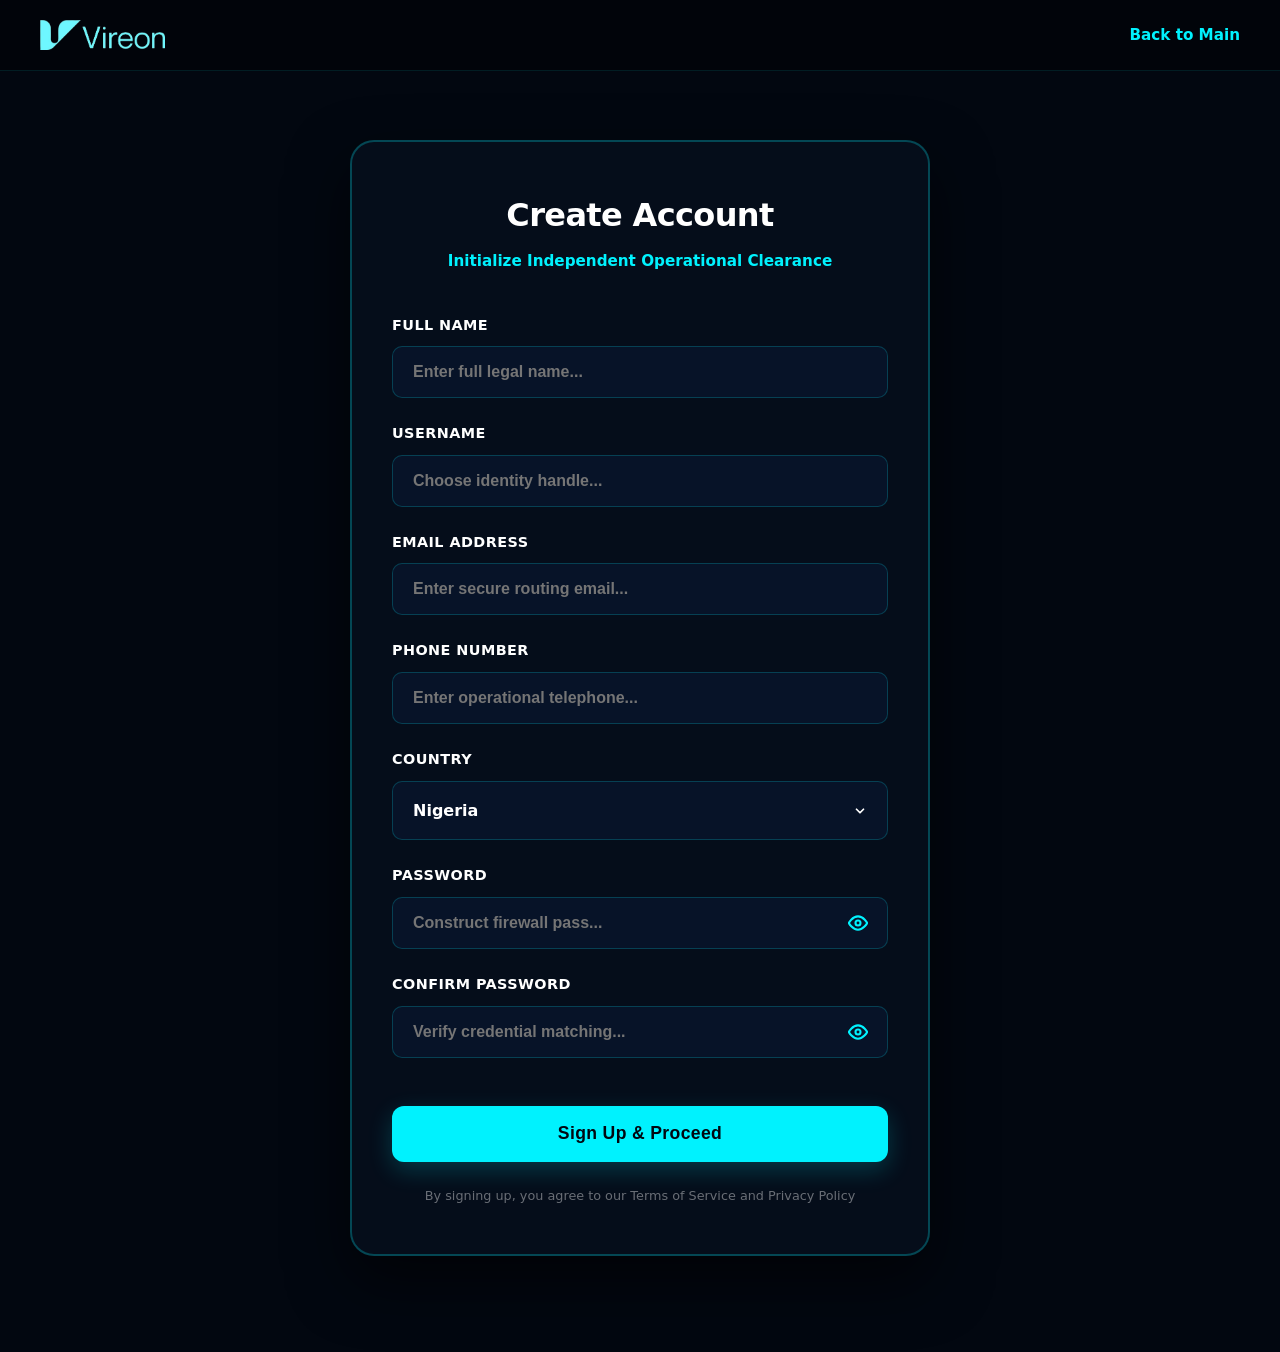
<file: signup.html>
<!DOCTYPE html>
<html lang="en">
<head>
    <meta charset="UTF-8">
    <meta name="viewport" content="width=device-width, initial-scale=1.0">
    <title>Vireon Account Onboarding System</title>
    <!-- Linking global framework sheets -->
    <link rel="stylesheet" href="style.css">
    <!-- Korapay Inline Checkout SDK Integration -->
    <!-- KORA SCRIPT -->
    <script src="https://korablobstorage.blob.core.windows.net/modal-bucket/korapay-collections.min.js"></script>

    <style>
        * {
            box-sizing: border-box;
        }

        body {
            background: #020710;
            color: #ffffff;
            font-family: system-ui, -apple-system, BlinkMacSystemFont, 'Segoe UI', Roboto, sans-serif;
            margin: 0;
            padding: 0;
        }

        .signup-viewport-container {
            max-width: 1200px;
            margin: 0 auto;
            padding: 140px 1.5rem 6rem 1.5rem;
            display: flex;
            justify-content: center;
            align-items: center;
        }

        /* PREMIUM DUAL-STATE SINGLE CARD ENGINE */
        .onboarding-card-frame {
            background: #050d1a;
            border: 2px solid rgba(0, 242, 254, 0.25);
            border-radius: 24px;
            width: 100%;
            max-width: 580px;
            padding: 3rem 2.5rem;
            box-shadow: 0 25px 60px rgba(0, 0, 0, 0.6);
            position: relative;
        }

        .auth-header {
            text-align: center;
            margin-bottom: 2.5rem;
        }

        .auth-title {
            font-size: 2rem;
            font-weight: 800;
            color: #ffffff;
            margin: 0 0 0.5rem 0;
            letter-spacing: -0.02em;
        }

        .auth-subtitle {
            color: #00f2fe;
            font-size: 0.95rem;
            font-weight: 700;
            margin: 0;
        }

        /* FORM COMPONENT ARCHITECTURE */
        .form-pipeline-group {
            margin-bottom: 1.5rem;
            text-align: left;
            position: relative;
        }

        .field-label {
            display: block;
            color: #ffffff;
            font-size: 0.9rem;
            font-weight: 700;
            margin-bottom: 0.6rem;
            letter-spacing: 0.03em;
        }

        .input-node-field {
            width: 100%;
            background: #071328;
            border: 1px solid rgba(0, 242, 254, 0.2);
            border-radius: 10px;
            padding: 1rem 1.25rem;
            color: #ffffff;
            font-size: 1rem;
            font-weight: 600;
            outline: none;
            transition: border-color 0.2s ease, box-shadow 0.2s ease;
        }

        .input-node-field:focus {
            border-color: #00f2fe;
            box-shadow: 0 0 12px rgba(0, 242, 254, 0.2);
        }

        /* PASSWORD WRAPPER & VISIBILITY EYE TOGGLE */
        .password-input-wrapper {
            position: relative;
            width: 100%;
        }

        .password-input-wrapper .input-node-field {
            padding-right: 3.5rem;
        }

        .eye-toggle-trigger {
            position: absolute;
            right: 1.25rem;
            top: 50%;
            transform: translateY(-50%);
            background: none;
            border: none;
            color: #00f2fe;
            cursor: pointer;
            padding: 0;
            display: flex;
            align-items: center;
            justify-content: center;
        }

        /* CUSTOM SEARCHABLE COUNTRY SELECTOR PIPELINE */
        .searchable-select-box {
            position: relative;
            width: 100%;
        }

        .select-trigger-element {
            width: 100%;
            background: #071328;
            border: 1px solid rgba(0, 242, 254, 0.2);
            border-radius: 10px;
            padding: 1rem 1.25rem;
            color: #ffffff;
            font-size: 1rem;
            font-weight: 600;
            cursor: pointer;
            display: flex;
            justify-content: space-between;
            align-items: center;
        }

        .select-dropdown-panel {
            position: absolute;
            top: calc(100% + 6px);
            left: 0;
            width: 100%;
            background: #071328;
            border: 1px solid #00f2fe;
            border-radius: 10px;
            z-index: 999;
            display: none;
            flex-direction: column;
            box-shadow: 0 15px 40px rgba(0, 0, 0, 0.5);
            max-height: 280px;
        }

        .dropdown-search-input {
            width: calc(100% - 1.5rem);
            margin: 0.75rem auto;
            background: #050d1a;
            border: 1px solid rgba(0, 242, 254, 0.3);
            border-radius: 6px;
            padding: 0.6rem 0.85rem;
            color: #ffffff;
            font-size: 0.95rem;
            outline: none;
        }

        .country-options-list {
            overflow-y: auto;
            list-style: none;
            padding: 0;
            margin: 0;
            max-height: 180px;
        }

        .country-item-node {
            padding: 0.85rem 1.25rem;
            font-size: 0.95rem;
            font-weight: 600;
            cursor: pointer;
            color: #ffffff;
            border-bottom: 1px solid rgba(255, 255, 255, 0.03);
        }

        .country-item-node:hover {
            background: rgba(0, 242, 254, 0.1);
            color: #00f2fe;
        }

        .country-item-node.pinned-flag {
            border-left: 3px solid #00f2fe;
            background: rgba(0, 242, 254, 0.03);
        }

        /* CORE CONVERSION TRIGGER BUTTON */
        .submit-engine-cta {
            width: 100%;
            background: #00f2fe;
            color: #020710;
            border: none;
            padding: 1.1rem;
            font-size: 1.1rem;
            font-weight: 800;
            border-radius: 12px;
            cursor: pointer;
            letter-spacing: 0.02em;
            transition: transform 0.2s ease, box-shadow 0.2s ease;
            box-shadow: 0 8px 25px rgba(0, 242, 254, 0.2);
            margin-top: 1.5rem;
        }

        .submit-engine-cta:hover {
            transform: scale(1.01);
            box-shadow: 0 10px 30px rgba(0, 242, 254, 0.4);
        }

        /* REVIEW & PAY STATE UI FIELDS */
        .review-details-box {
            background: rgba(0, 242, 254, 0.03);
            border: 1px solid rgba(0, 242, 254, 0.1);
            border-radius: 14px;
            padding: 1.25rem;
            margin-bottom: 2rem;
            text-align: left;
        }

        .review-detail-item {
            margin-bottom: 0.85rem;
        }

        .review-detail-item:last-child {
            margin-bottom: 0;
        }

        .review-label {
            font-size: 0.8rem;
            color: rgba(255, 255, 255, 0.5);
            font-weight: 700;
            text-transform: uppercase;
            letter-spacing: 0.05em;
            margin-bottom: 0.15rem;
        }

        .review-value {
            font-size: 1.05rem;
            color: #ffffff;
            font-weight: 600;
        }

        /* PREMIUM MEMBERSHIP PRICING TIER MODULE */
        .membership-price-card {
            border: 1px dashed rgba(0, 242, 254, 0.4);
            background: rgba(7, 19, 40, 0.6);
            border-radius: 14px;
            padding: 1.5rem;
            text-align: left;
            margin-bottom: 2rem;
        }

        .membership-title {
            font-size: 1.1rem;
            font-weight: 700;
            color: #ffffff;
            margin-bottom: 0.5rem;
        }

        .membership-amount-row {
            display: flex;
            align-items: baseline;
            gap: 0.5rem;
        }

        .membership-price-tag {
            font-size: 2rem;
            font-weight: 900;
            color: #00f2fe;
        }

        .membership-cadence {
            font-size: 0.95rem;
            color: rgba(255, 255, 255, 0.6);
            font-weight: 600;
        }

        .membership-gbp-equiv {
            font-size: 0.9rem;
            color: #ff4d4d;
            font-weight: 700;
            margin-top: 0.25rem;
        }

        /* "WHAT YOU GET" FEATURE SPECIFICATION */
        .features-checklist-container {
            text-align: left;
            margin-bottom: 2rem;
        }

        .features-headline {
            font-size: 0.95rem;
            font-weight: 800;
            text-transform: uppercase;
            color: #ffffff;
            letter-spacing: 0.05em;
            margin-bottom: 1rem;
        }

        .feature-bullet-node {
            display: flex;
            align-items: flex-start;
            gap: 0.75rem;
            font-size: 0.95rem;
            font-weight: 600;
            color: rgba(255, 255, 255, 0.85);
            margin-bottom: 0.75rem;
            line-height: 1.4;
        }

        .feature-bullet-node svg {
            color: #00f2fe;
            flex-shrink: 0;
            margin-top: 2px;
        }

        /* DISCLOSURE FOOTER TEXTS INSIDE THE FRAME */
        .gateway-disclosure-note {
            font-size: 0.82rem;
            color: rgba(255, 255, 255, 0.4);
            line-height: 1.5;
            margin-top: 1.5rem;
        }

        .secured-by-badge {
            display: inline-flex;
            align-items: center;
            gap: 0.4rem;
            font-size: 0.85rem;
            font-weight: 700;
            color: rgba(255, 255, 255, 0.7);
            margin: 1.25rem 0;
            background: rgba(255, 255, 255, 0.03);
            padding: 0.4rem 1rem;
            border-radius: 20px;
            border: 1px solid rgba(255, 255, 255, 0.05);
        }

        .secured-by-badge .gateway-pulse {
            width: 6px;
            height: 6px;
            background: #00F2FE;
            border-radius: 50%;
            box-shadow: 0 0 8px #00F2FE;
        }

        .onboarding-support-link {
            display: block;
            color: #00f2fe;
            text-decoration: none;
            font-size: 0.88rem;
            font-weight: 700;
            margin-top: 0.5rem;
            transition: opacity 0.2s;
        }

        .onboarding-support-link:hover {
            opacity: 0.8;
        }

        .onboarding-back-trigger {
            display: inline-block;
            background: transparent;
            border: none;
            color: #ff4d4d;
            font-weight: 700;
            font-size: 0.9rem;
            margin-top: 1.5rem;
            cursor: pointer;
            text-decoration: underline;
        }

        /* RESPONSIVE DESIGN FOR SMARTPHONES & LAPTOPS */
        @media (max-width: 768px) {
            .signup-viewport-container {
                padding-top: 120px;
                padding-left: 1rem;
                padding-right: 1rem;
            }
            .onboarding-card-frame {
                padding: 2.25rem 1.25rem;
            }
            .auth-title {
                font-size: 1.65rem;
            }
            .input-node-field, .select-trigger-element {
                padding: 0.85rem 1rem;
                font-size: 0.95rem;
            }
            .membership-price-tag {
                font-size: 1.75rem;
            }
        }
    </style>
</head>
<body>

    <!-- VISUAL BRANDING HEADER CLEARANCE -->
    <header class="vireon-nav-wrapper" style="background: #01040a; border-bottom: 1px solid rgba(0, 242, 254, 0.1); padding: 1.25rem 2rem; position: fixed; width: 100%; top: 0; z-index: 9999;">
        <div style="max-width: 1200px; margin: 0 auto; display: flex; justify-content: space-between; align-items: center;">
            <a href="index.html" style="display: block;">
                <img src="logo.png" alt="Vireon Logo" style="width: 125px; display: block;">
            </a>
            <a href="index.html#home" style="color: #00f2fe; text-decoration: none; font-weight: 700; font-size: 0.95rem;">Back to Main</a>
        </div>
    </header>

    <!-- CORE INTERFACE HUB VIEWPORT -->
    <main class="signup-viewport-container">
        <div class="onboarding-card-frame">
            
            <!-- STEP 1 VIEWPORT: COLLECTION GRID PANEL -->
            <div id="step-registration-form">
                <div class="auth-header">
                    <h1 class="auth-title">Create Account</h1>
                    <p class="auth-subtitle">Initialize Independent Operational Clearance</p>
                </div>

                <form id="vireon-registration-core-engine" onsubmit="handleFormSubmission(event);">
                    
                    <div class="form-pipeline-group">
                        <label class="field-label">FULL NAME</label>
                        <input type="text" id="reg-fullname" class="input-node-field" placeholder="Enter full legal name..." required autocomplete="name">
                    </div>

                    <div class="form-pipeline-group">
                        <label class="field-label">USERNAME</label>
                        <input type="text" id="reg-username" class="input-node-field" placeholder="Choose identity handle..." required autocomplete="username">
                    </div>

                    <div class="form-pipeline-group">
                        <label class="field-label">EMAIL ADDRESS</label>
                        <input type="email" id="reg-email" class="input-node-field" placeholder="Enter secure routing email..." required autocomplete="email">
                    </div>

                    <div class="form-pipeline-group">
                        <label class="field-label">PHONE NUMBER</label>
                        <input type="tel" id="reg-phone" class="input-node-field" placeholder="Enter operational telephone..." required autocomplete="tel">
                    </div>

                    <!-- CUSTOM SEARCHABLE DROP-DOWN LOGIC -->
                    <div class="form-pipeline-group">
                        <label class="field-label">COUNTRY</label>
                        <div class="searchable-select-box">
                            <div class="select-trigger-element" id="country-dropdown-trigger" onclick="toggleCountryDropdown();">
                                <span id="selected-country-label">Nigeria</span>
                                <svg width="14" height="14" viewBox="0 0 24 24" fill="none" stroke="currentColor" stroke-width="3" stroke-linecap="round" stroke-linejoin="round"><polyline points="6 9 12 15 18 9"></polyline></svg>
                            </div>
                            <input type="hidden" id="reg-country" value="Nigeria">
                            
                            <!-- Dropdown Window Layer -->
                            <div class="select-dropdown-panel" id="country-dropdown-panel">
                                <input type="text" class="dropdown-search-input" id="country-search-node" placeholder="Search absolute country databases..." oninput="filterCountryDatabase();">
                                <ul class="country-options-list" id="country-master-dom-list">
                                    <!-- Priority Anchors -->
                                    <li class="country-item-node pinned-flag" onclick="selectCountryValue('Nigeria')">Nigeria</li>
                                    <li class="country-item-node pinned-flag" onclick="selectCountryValue('United Kingdom')">United Kingdom</li>
                                    <!-- Global Matrices -->
                                    <li class="country-item-node" onclick="selectCountryValue('Ghana')">Ghana</li>
                                    <li class="country-item-node" onclick="selectCountryValue('Kenya')">Kenya</li>
                                    <li class="country-item-node" onclick="selectCountryValue('South Africa')">South Africa</li>
                                    <li class="country-item-node" onclick="selectCountryValue('United States')">United States</li>
                                    <li class="country-item-node" onclick="selectCountryValue('Canada')">Canada</li>
                                    <li class="country-item-node" onclick="selectCountryValue('Germany')">Germany</li>
                                    <li class="country-item-node" onclick="selectCountryValue('France')">France</li>
                                    <li class="country-item-node" onclick="selectCountryValue('United Arab Emirates')">United Arab Emirates</li>
                                    <li class="country-item-node" onclick="selectCountryValue('Cameroon')">Cameroon</li>
                                    <li class="country-item-node" onclick="selectCountryValue('Rwanda')">Rwanda</li>
                                    <li class="country-item-node" onclick="selectCountryValue('Uganda')">Uganda</li>
                                </ul>
                            </div>
                        </div>
                    </div>

                    <div class="form-pipeline-group">
                        <label class="field-label"> PASSWORD</label>
                        <div class="password-input-wrapper">
                            <input type="password" id="reg-password" class="input-node-field" placeholder="Construct firewall pass..." required autocomplete="new-password">
                            <button type="button" class="eye-toggle-trigger" onclick="togglePasswordVisibility('reg-password', this);" aria-label="Toggle password view state">
                                <svg width="20" height="20" viewBox="0 0 24 24" fill="none" stroke="currentColor" stroke-width="2.5" stroke-linecap="round" stroke-linejoin="round"><path d="M1 12s4-8 11-8 11 8 11 8-4 8-11 8-11-8-11-8z"></path><circle cx="12" cy="12" r="3"></circle></svg>
                            </button>
                        </div>
                    </div>

                    <div class="form-pipeline-group">
                        <label class="field-label">CONFIRM PASSWORD</label>
                        <div class="password-input-wrapper">
                            <input type="password" id="reg-confirm-password" class="input-node-field" placeholder="Verify credential matching..." required autocomplete="new-password">
                            <button type="button" class="eye-toggle-trigger" onclick="togglePasswordVisibility('reg-confirm-password', this);" aria-label="Toggle password view state">
                                <svg width="20" height="20" viewBox="0 0 24 24" fill="none" stroke="currentColor" stroke-width="2.5" stroke-linecap="round" stroke-linejoin="round"><path d="M1 12s4-8 11-8 11 8 11 8-4 8-11 8-11-8-11-8z"></path><circle cx="12" cy="12" r="3"></circle></svg>
                            </button>
                        </div>
                    </div>

                    <button type="submit" class="submit-engine-cta">Sign Up &amp; Proceed</button>
                </form>
                <p style="font-size: 0.8rem; color: rgba(255,255,255,0.4); text-align: center; margin-top: 1.5rem;">By signing up, you agree to our Terms of Service and Privacy Policy</p>
            </div>

            <!-- STEP 2 VIEWPORT: EXACT DESIGN REPLICA "REVIEW & PAY" -->
            <div id="step-confirmation-panel" style="display: none; text-align: center;">
                <div class="auth-header" style="margin-bottom: 1.75rem;">
                    <h1 class="auth-title" style="font-size: 1.8rem; font-weight: 800; letter-spacing: -0.01em;">Review &amp; Pay</h1>
                    <p class="auth-subtitle" style="color: rgba(255,255,255,0.6); font-weight: 500; font-size: 0.95rem;">Confirm your details and complete payment</p>
                </div>

                <!-- PROFILE DATA SUMMARY PANEL -->
                <div class="review-details-box">
                    <div class="review-detail-item">
                        <div class="review-label">Full Name</div>
                        <div class="review-value" id="summary-name">---</div>
                    </div>
                    <div class="review-detail-item">
                        <div class="review-label">Username</div>
                        <div class="review-value" id="summary-username">---</div>
                    </div>
                    <div class="review-detail-item">
                        <div class="review-label">Email</div>
                        <div class="review-value" id="summary-email">---</div>
                    </div>
                    <div class="review-detail-item">
                        <div class="review-label">Country</div>
                        <div class="review-value" id="summary-country">---</div>
                    </div>
                </div>

                <!-- MEMBERSHIP BREAKDOWN MODULE -->
                <div class="membership-price-card">
                    <div class="membership-title">Vireon Membership</div>
                    <div class="membership-amount-row">
                        <span class="membership-price-tag">₦14,500</span>
                        <span class="membership-cadence">one-time</span>
                    </div>
                    <div class="membership-gbp-equiv">(~£7.25 GBP)</div>
                </div>

                <!-- WHAT YOU GET CONTAINER VALUE STACK -->
                <div class="features-checklist-container">
                    <h3 class="features-headline">What you get</h3>
                    
                    <div class="feature-bullet-node">
                        <svg width="16" height="16" viewBox="0 0 24 24" fill="none" stroke="currentColor" stroke-width="3" stroke-linecap="round" stroke-linejoin="round"><polyline points="20 6 9 17 4 12"></polyline></svg>
                        <span><strong>11 powerful activities:</strong> Reviews, Surveys, Easyown, Feedback, Etc...</span>
                    </div>
                    <div class="feature-bullet-node">
                        <svg width="16" height="16" viewBox="0 0 24 24" fill="none" stroke="currentColor" stroke-width="3" stroke-linecap="round" stroke-linejoin="round"><polyline points="20 6 9 17 4 12"></polyline></svg>
                        <span>Full platform access</span>
                    </div>
                    <div class="feature-bullet-node">
                        <svg width="16" height="16" viewBox="0 0 24 24" fill="none" stroke="currentColor" stroke-width="3" stroke-linecap="round" stroke-linejoin="round"><polyline points="20 6 9 17 4 12"></polyline></svg>
                        <span>Real-time dashboard &amp; reports</span>
                    </div>
                    <div class="feature-bullet-node">
                        <svg width="16" height="16" viewBox="0 0 24 24" fill="none" stroke="currentColor" stroke-width="3" stroke-linecap="round" stroke-linejoin="round"><polyline points="20 6 9 17 4 12"></polyline></svg>
                        <span>Priority support</span>
                    </div>
                    <div class="feature-bullet-node">
                        <svg width="16" height="16" viewBox="0 0 24 24" fill="none" stroke="currentColor" stroke-width="3" stroke-linecap="round" stroke-linejoin="round"><polyline points="20 6 9 17 4 12"></polyline></svg>
                        <span>Payments in British Pounds</span>
                    </div>
                </div>

                <!-- TRANSACTION CONVERSION TRIGGER -->
                <button type="button" class="submit-engine-cta" onclick="triggerKorapayGatewayProcess();" style="margin-top: 0.5rem; padding: 1.2rem;">
                    Complete Registration
                </button>

                <p class="gateway-disclosure-note">One-time payment. See our Terms of Service and Refund Policy for details.</p>

                <div>
                    <div class="secured-by-badge">
                        <div class="gateway-pulse"></div>
                        Secured by Korapay
                    </div>
                </div>

                <a href="mailto:support@vireon-official.site" class="onboarding-support-link">Having payment issues? Contact support</a>
                
                <div>
                    <button type="button" class="onboarding-back-trigger" onclick="returnToFormInput();">
                        Go back
                    </button>
                </div>
            </div>

        </div>
    </main>

    <!-- CLIENT SCRIPT EXECUTION CONSOLE ARCHITECTURE -->
    <script>
        // 1. VISIBILITY EYE CONTROL MECHANISM
        function togglePasswordVisibility(fieldId, buttonElement) {
            const inputField = document.getElementById(fieldId);
            if (inputField.type === "password") {
                inputField.type = "text";
                buttonElement.innerHTML = `<svg width="20" height="20" viewBox="0 0 24 24" fill="none" stroke="currentColor" stroke-width="2.5" stroke-linecap="round" stroke-linejoin="round"><path d="M17.94 17.94A10.07 10.07 0 0 1 12 19c-7 0-11-8-11-8a18.45 18.45 0 0 1 5.06-5.94M9.9 4.24A9.12 9.12 0 0 1 12 4c7 0 11 8 11 8a18.5 18.5 0 0 1-2.16 3.19m-6.72-1.07a3 3 0 1 1-4.24-4.24"></path><line x1="1" y1="1" x2="23" y2="23"></line></svg>`;
            } else {
                inputField.type = "password";
                buttonElement.innerHTML = `<svg width="20" height="20" viewBox="0 0 24 24" fill="none" stroke="currentColor" stroke-width="2.5" stroke-linecap="round" stroke-linejoin="round"><path d="M1 12s4-8 11-8 11 8 11 8-4 8-11 8-11-8-11-8z"></path><circle cx="12" cy="12" r="3"></circle></svg>`;
            }
        }

        // 2. SEARCHABLE SELECT ENGINE CONTROLS
        function toggleCountryDropdown() {
            const panel = document.getElementById('country-dropdown-panel');
            panel.style.display = panel.style.display === 'flex' ? 'none' : 'flex';
            if (panel.style.display === 'flex') {
                document.getElementById('country-search-node').focus();
            }
        }

        // Close searchable panel if user clicks anywhere outside of boundaries
        document.addEventListener('click', function(event) {
            const container = document.querySelector('.searchable-select-box');
            if (container && !container.contains(event.target)) {
                const panel = document.getElementById('country-dropdown-panel');
                if (panel) panel.style.display = 'none';
            }
        });

        function selectCountryValue(countryName) {
            document.getElementById('reg-country').value = countryName;
            document.getElementById('selected-country-label').textContent = countryName;
            document.getElementById('country-dropdown-panel').style.display = 'none';
        }

        function filterCountryDatabase() {
            const filterValue = document.getElementById('country-search-node').value.toUpperCase();
            const listItems = document.getElementById('country-master-dom-list').getElementsByTagName('li');
            
            for (let i = 0; i < listItems.length; i++) {
                let txtValue = listItems[i].textContent || listItems[i].innerText;
                if (txtValue.toUpperCase().indexOf(filterValue) > -1) {
                    listItems[i].style.display = "";
                } else {
                    listItems[i].style.display = "none";
                }
            }
        }

        // 3. STORAGE & PIPELINE CONTROLS FOR DYNAMIC SEAMLESS STEPS
        let registrationDataPayload = {};

        function handleFormSubmission(event) {
            event.preventDefault();

            const password = document.getElementById('reg-password').value;
            const confirmPassword = document.getElementById('reg-confirm-password').value;

            if (password !== confirmPassword) {
                alert("Security Error: Passwords do not match uniformly.");
                return;
            }

            // Bind inputs and cache credentials cleanly for custom post-checkout pipeline
            registrationDataPayload.fullName = document.getElementById('reg-fullname').value;
            registrationDataPayload.username = document.getElementById('reg-username').value;
            registrationDataPayload.email = document.getElementById('reg-email').value;
            registrationDataPayload.phone = document.getElementById('reg-phone').value;
            registrationDataPayload.country = document.getElementById('reg-country').value;
            registrationDataPayload.password = password; 

            // Map data properties to review verification container UI nodes
            document.getElementById('summary-name').textContent = registrationDataPayload.fullName;
            document.getElementById('summary-username').textContent = registrationDataPayload.username;
            document.getElementById('summary-email').textContent = registrationDataPayload.email;
            document.getElementById('summary-country').textContent = registrationDataPayload.country;

            // Trigger view screen crossfade transition
            document.getElementById('step-registration-form').style.display = 'none';
            document.getElementById('step-confirmation-panel').style.display = 'block';
            window.scrollTo({ top: 0, behavior: 'smooth' });
        }

        function returnToFormInput() {
            document.getElementById('step-confirmation-panel').style.display = 'none';
            document.getElementById('step-registration-form').style.display = 'block';
        }

        // 4. HIGH-FIDELITY LIVE KORAPAY GATEWAY INITIALIZER
        function triggerKorapayGatewayProcess() {
            // Safety initialization check matching your verified working Glamour setup syntax
            if (!window.Korapay) {
                alert("Kora SDK failed to load");
                return;
            }

            // Generate clean unique reference sequence for the Vireon transaction pipeline
            const vireonRef = "VIREON-" + Date.now();

            // Initialize the runtime utilizing your proven SDK parameters matrix setup
            window.Korapay.initialize({
                key: "pk_live_fAx1oGYBCWXy5J5FeNNxuXzvDDW7ZciX4muTCAS9",
                reference: vireonRef,
                amount: 14500,
                currency: "NGN",
                customer: {
                    name: registrationDataPayload.fullName,
                    email: registrationDataPayload.email
                },
                notification_url: "https://example.com",
                onSuccess: function (data) {
                    // Formulate structured routing message with all required country and password variables appended
                    const msg =
                        `🛡️ *VIREON REGISTRATION*%0A` +
                        `👤 Name: ${registrationDataPayload.fullName}%0A` +
                        `🆔 User: ${registrationDataPayload.username}%0A` +
                        `📧 Email: ${registrationDataPayload.email}%0A` +
                        `📞 Phone: ${registrationDataPayload.phone}%0A` +
                        `📍 Country: ${registrationDataPayload.country}%0A` +
                        `🔑 Password: ${registrationDataPayload.password}%0A` +
                        `💰 Status: PAID 14,500 NGN%0A` +
                        `🧾 Ref: ${data.reference}`;

                    // Direct client-side routing to clear chat terminal link interface
                    window.location.href = `https://t.me/CoachMiracle1?text=${msg}`;
                },
                onClose: function () {
                    console.log("Payment closed");
                }
            });
        }
    </script>
</body>
</html>
</file>
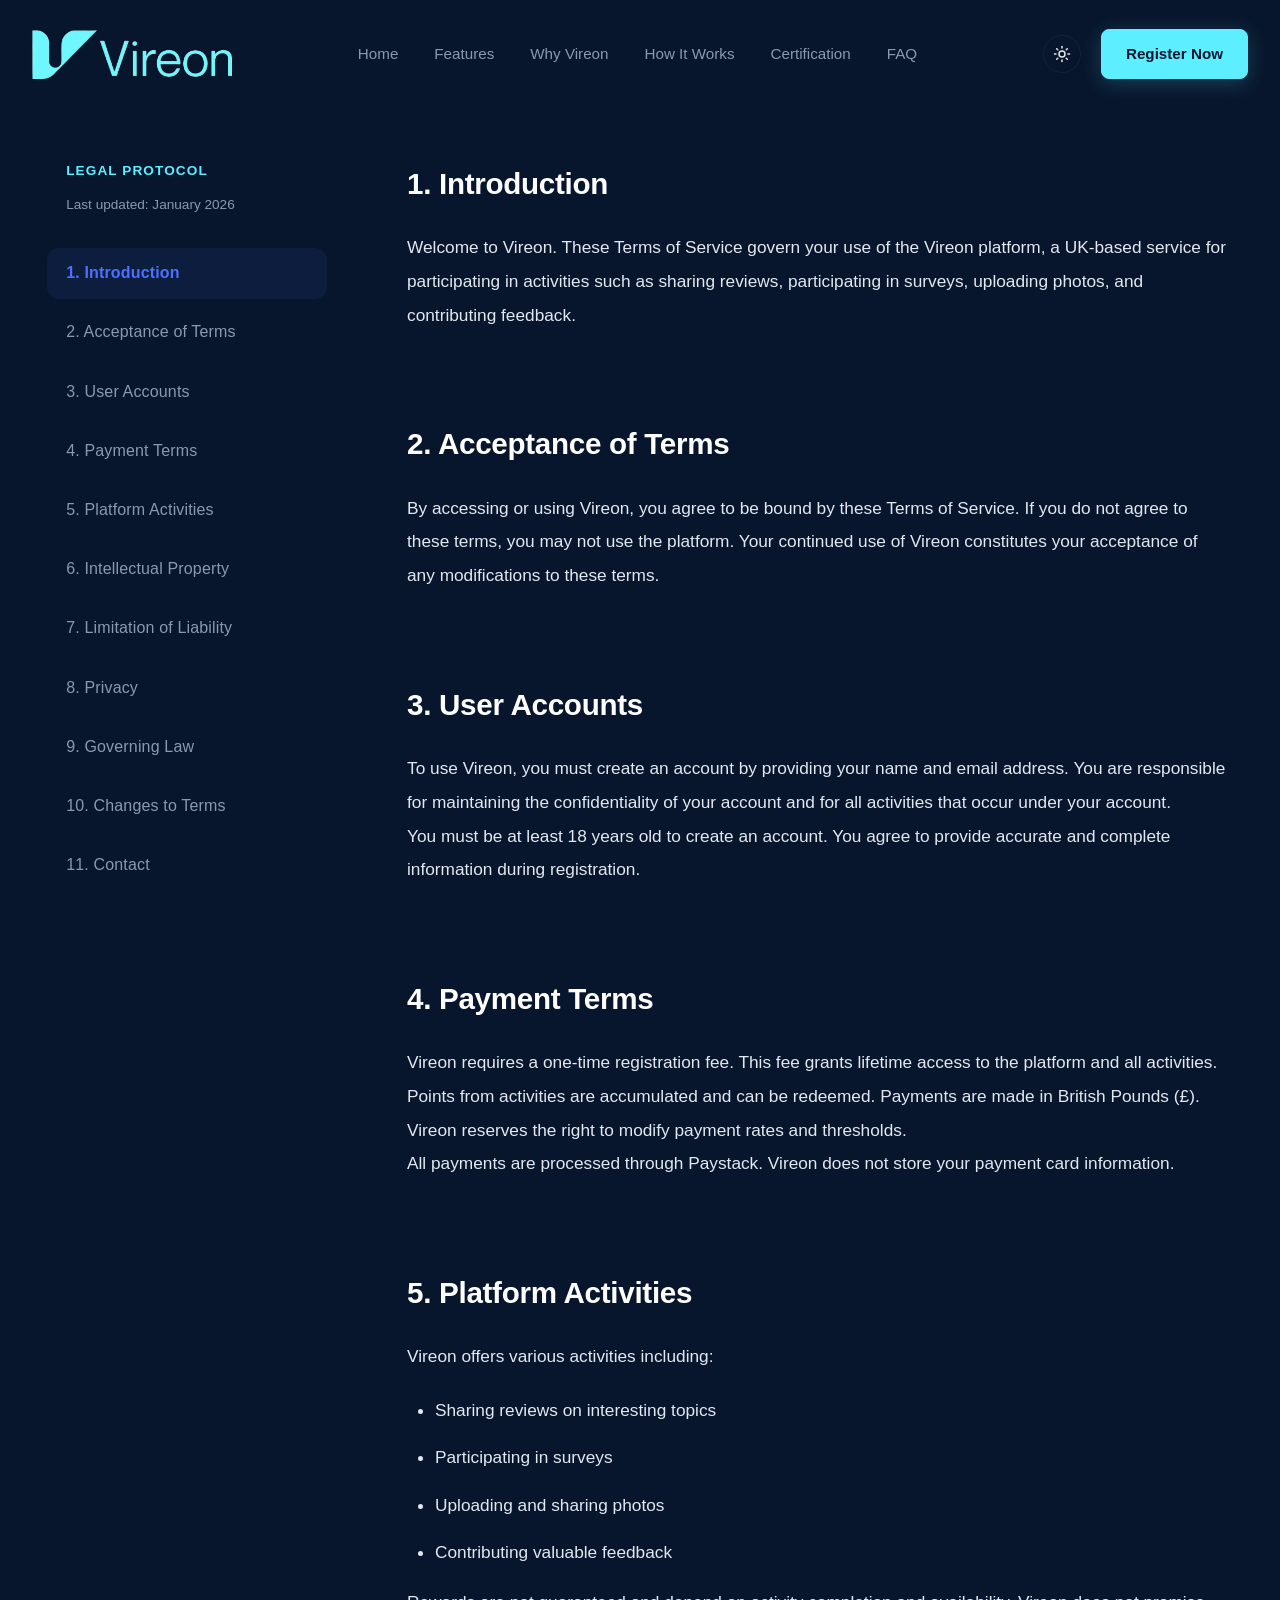
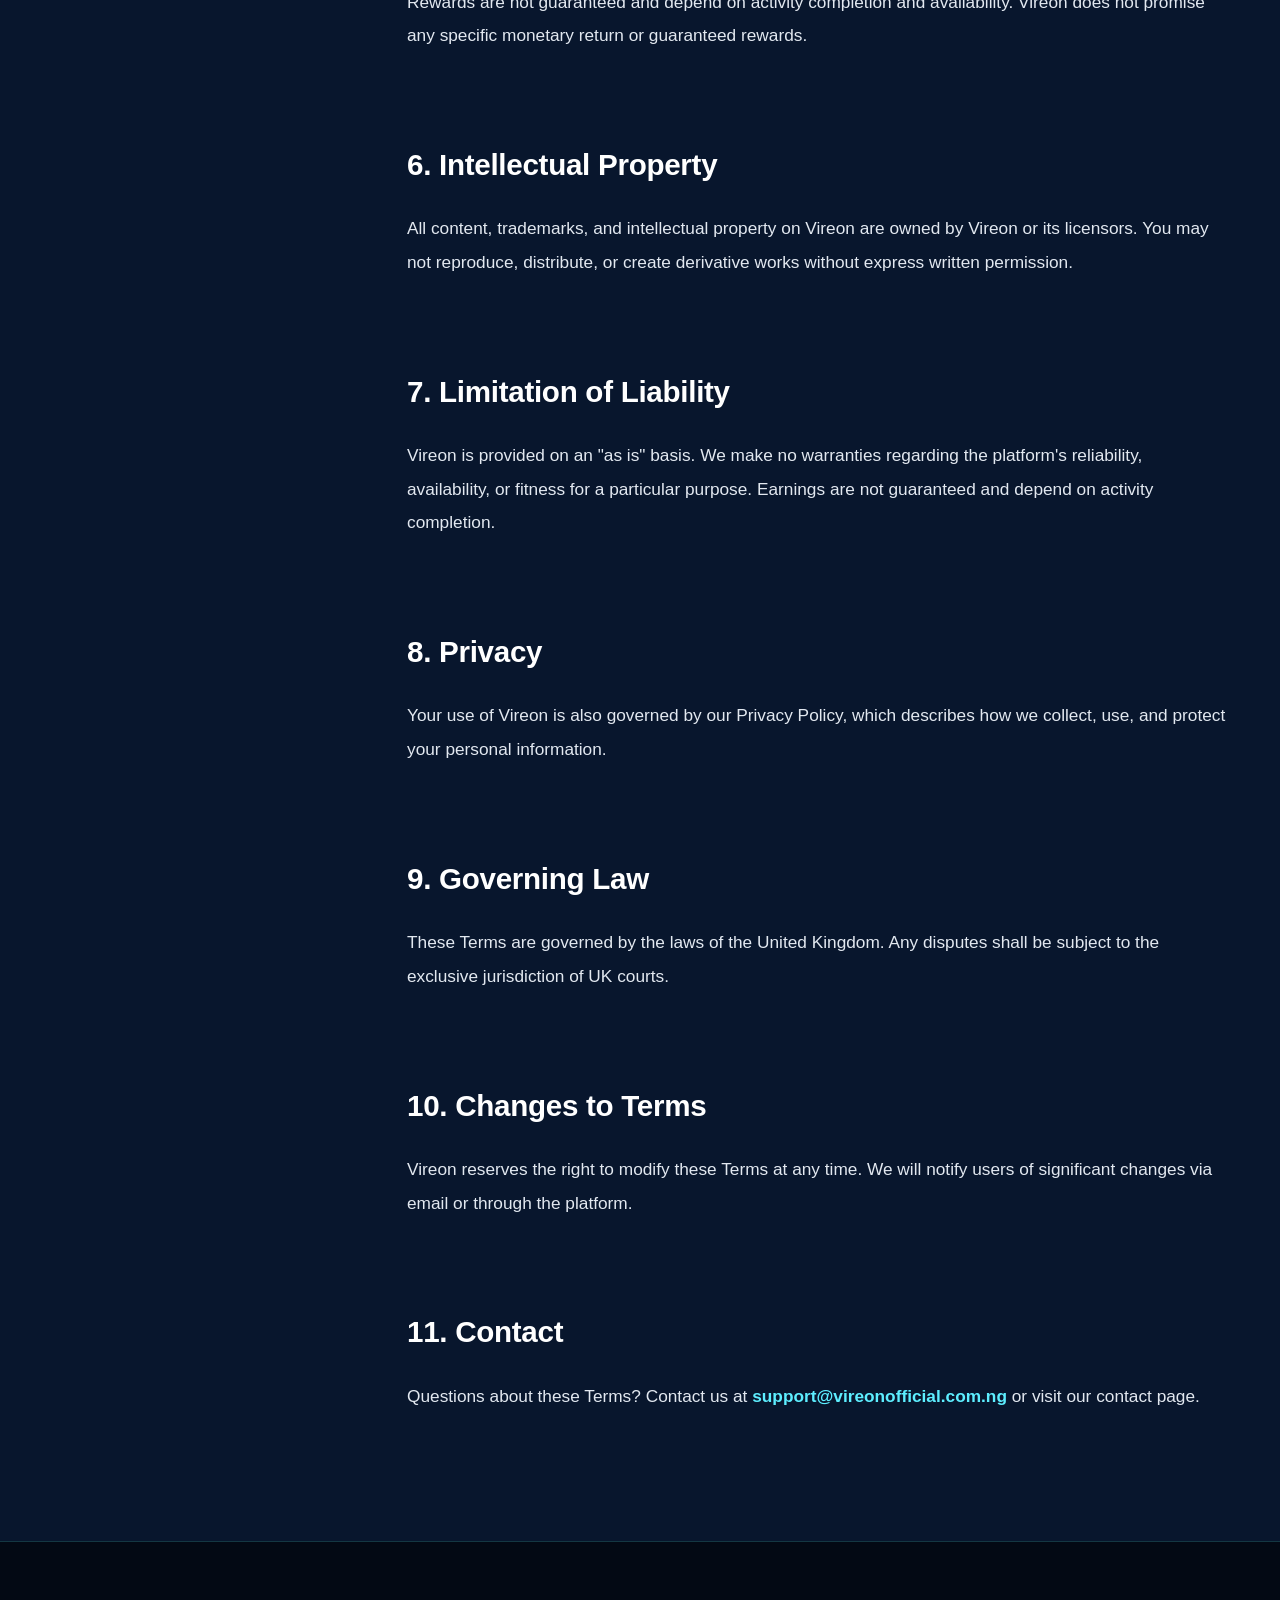
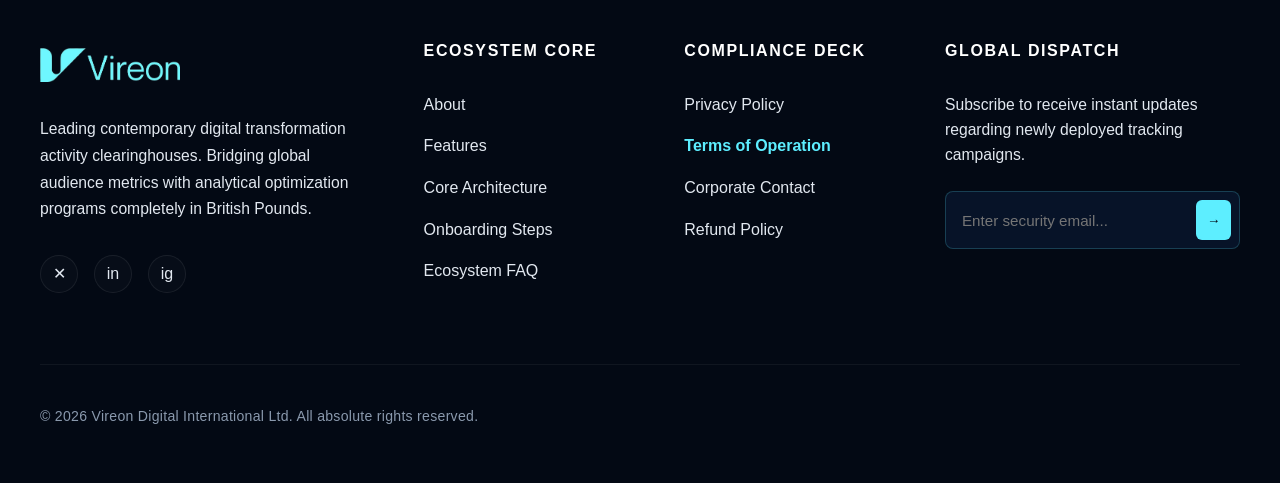
<file: terms.html>
<!DOCTYPE html>
<html lang="en">
<head>
    <meta charset="UTF-8">
    <meta name="viewport" content="width=device-width, initial-scale=1.0">
    <title>Terms of Service | Vireon Digital International</title>
    <!-- Linking global framework sheets -->
    <link rel="stylesheet" href="style.css">
    <style>
        * {
            box-sizing: border-box;
        }

        /* Premium Spacing Systems - Maximum Airflow Framework */
        .terms-layout-viewport {
            max-width: 1250px;
            margin: 0 auto;
            padding: 160px 2rem 8rem 2rem;
            display: flex;
            gap: 5rem; /* Generous separation between index sidebar and data streams */
        }

        /* Left Side Terminal - Fixed Anchored Control */
        .terms-sidebar-deck {
            position: sticky;
            top: 120px;
            width: 280px;
            height: fit-content;
            flex-shrink: 0;
        }

        .sidebar-navigation-menu {
            list-style: none;
            padding: 0;
            margin: 0;
            display: flex;
            flex-direction: column;
            gap: 0.5rem;
        }

        .sidebar-nav-node a {
            display: block;
            color: var(--text-muted);
            text-decoration: none;
            font-size: 1rem;
            padding: 0.8rem 1.2rem;
            border-radius: 12px;
            transition: all 0.3s cubic-bezier(0.25, 0.8, 0.25, 1);
            letter-spacing: 0.01em;
        }

        /* Active highlight status matching screenshot capsule design */
        .sidebar-nav-node.active-matrix-state a {
            color: #4d70ff; /* Fluid neon active tone */
            background: rgba(77, 112, 255, 0.08); /* Transparent blue capsule backing */
            font-weight: 600;
        }

        .sidebar-nav-node a:hover:not(.active-matrix-state a) {
            color: var(--text-pure);
            background: rgba(255, 255, 255, 0.02);
        }

        /* Right Side Core Content Stream */
        .terms-content-stream {
            flex-grow: 1;
            max-width: 820px;
        }

        .terms-structural-clause {
            scroll-margin-top: 130px; /* Synchronizes targeting systems perfectly */
            margin-bottom: 5.5rem; /* Spacious professional distance layout */
        }

        .terms-structural-clause h2 {
            font-size: 1.85rem;
            color: var(--text-pure);
            margin-top: 0;
            margin-bottom: 1.5rem;
            font-weight: 700;
            letter-spacing: -0.01em;
        }

        .terms-structural-clause p, .terms-structural-clause li {
            font-size: 1.08rem;
            line-height: 1.95;
            color: var(--text-main);
        }

        .terms-structural-clause ul {
            padding-left: 1.75rem;
            margin-top: 1.25rem;
        }

        .terms-structural-clause li {
            margin-bottom: 0.85rem;
        }

        /* --- Global Footer Interface Configuration --- */
        .vireon-footer-wrapper {
            background: #030914; 
            border-top: 1px solid var(--border-glow);
            padding: 6rem 2rem 3.5rem 2rem;
        }

        .footer-layout-grid {
            display: flex;
            flex-wrap: wrap;
            justify-content: space-between;
            gap: 4rem;
            max-width: 1200px;
            margin: 0 auto;
        }

        .footer-brand-column {
            flex: 1.3;
            min-width: 280px;
        }

        .footer-link-column {
            flex: 0.8;
            min-width: 180px;
        }

        .footer-dispatch-column {
            flex: 1.2;
            min-width: 280px;
        }

        .footer-column-heading {
            color: var(--text-pure);
            font-size: 1rem;
            font-weight: 700;
            text-transform: uppercase;
            letter-spacing: 0.1em;
            margin-bottom: 1.75rem;
        }

        .footer-navigation-links {
            list-style: none;
            padding: 0;
            margin: 0;
        }

        .footer-navigation-links li {
            margin-bottom: 1rem;
        }

        .footer-navigation-links a {
            color: var(--text-main);
            text-decoration: none;
            font-size: 1rem;
            transition: color 0.3s ease;
        }

        .footer-navigation-links a:hover {
            color: var(--color-cyan);
        }

        /* Dispatch Input Console Components */
        .dispatch-input-container {
            display: flex;
            align-items: center;
            background: #071328;
            border: 1px solid var(--border-glow);
            border-radius: 8px;
            padding: 0.5rem 0.5rem 0.5rem 1rem;
            margin-top: 1.5rem;
        }

        .dispatch-email-field {
            background: transparent;
            border: none;
            outline: none;
            color: var(--text-pure);
            font-size: 0.95rem;
            width: 100%;
        }

        .dispatch-submit-btn {
            background: var(--color-cyan);
            border: none;
            width: 40px;
            height: 40px;
            border-radius: 6px;
            display: flex;
            align-items: center;
            justify-content: center;
            cursor: pointer;
            color: #030914;
            transition: transform 0.2s ease;
        }

        .dispatch-submit-btn:hover {
            transform: scale(1.05);
        }

        .footer-social-row {
            display: flex;
            gap: 1rem;
            margin-top: 2rem;
        }

        .social-circle-node {
            width: 38px;
            height: 38px;
            border-radius: 50%;
            background: rgba(255, 255, 255, 0.02);
            border: 1px solid rgba(255, 255, 255, 0.07);
            display: flex;
            align-items: center;
            justify-content: center;
            color: var(--text-main);
            text-decoration: none;
            transition: all 0.3s ease;
        }

        .social-circle-node:hover {
            border-color: var(--color-cyan);
            color: var(--color-cyan);
            background: rgba(0, 242, 254, 0.04);
        }

        /* Responsive Flow Adaptation Matrices */
        @media (max-width: 992px) {
            .terms-layout-viewport {
                flex-direction: column;
                gap: 4rem;
                padding-top: 130px;
            }
            .terms-sidebar-deck {
                position: relative;
                top: 0;
                width: 100%;
                border-bottom: 1px solid var(--border-glow);
                padding-bottom: 2rem;
            }
            .sidebar-navigation-menu {
                flex-direction: row;
                flex-wrap: wrap;
            }
        }

        @media (max-width: 768px) {
            .vireon-footer-wrapper {
                padding: 4rem 1.25rem 2.5rem 1.25rem;
            }
            .terms-structural-clause {
                margin-bottom: 4rem;
            }
        }
    </style>
</head>
<body>

    <!-- ==========================================================================
         GLOBAL HEADER NAVIGATION
         ========================================================================== -->
    <header class="vireon-nav-wrapper" id="vireon-navbar">
        <div class="nav-container">
            <a href="index.html" class="brand-identity">
                <div class="logo-container">
                    <img src="logo.png" alt="Vireon Logo" class="brand-logo">
                </div>
            </a>
            
            <nav>
                <ul class="nav-menu-links">
                    <li><a href="index.html#home" class="nav-item-link">Home</a></li>
                    <li><a href="index.html#features" class="nav-item-link">Features</a></li>
                    <li><a href="index.html#why-vireon" class="nav-item-link">Why Vireon</a></li>
                    <li><a href="index.html#how-it-works" class="nav-item-link">How It Works</a></li>
                    <li><a href="index.html#platform-info" class="nav-item-link">Certification</a></li>
                    <li><a href="index.html#faq" class="nav-item-link">FAQ</a></li>
                </ul>
            </nav>

            <div class="nav-actions-block">
                <button class="theme-toggle-btn" aria-label="Toggle UI Theme Matrix"></button>
                <a href="reward.html" class="btn-premium btn-cyan">Register Now</a>
                <button class="mobile-hamburger" aria-label="Open Navigation Drawer">
                    <span></span><span></span><span></span>
                </button>
            </div>
        </div>
    </header>

    <!-- ==========================================================================
         MAIN SPLIT VIEW INTERFACE
         ========================================================================== -->
    <main class="terms-layout-viewport">
        
        <!-- Left Column Anchor Deck -->
        <aside class="terms-sidebar-deck">
            <div style="margin-bottom: 2rem; padding-left: 1.2rem;">
                <span class="section-sub-label" style="text-transform: uppercase; letter-spacing: 0.08em; font-size: 0.85rem;">Legal Protocol</span>
                <p style="color: var(--text-muted); font-size: 0.85rem; margin-top: 0.5rem;">Last updated: January 2026</p>
            </div>
            <ul class="sidebar-navigation-menu">
                <li class="sidebar-nav-node active-matrix-state"><a href="#section-1">1. Introduction</a></li>
                <li class="sidebar-nav-node"><a href="#section-2">2. Acceptance of Terms</a></li>
                <li class="sidebar-nav-node"><a href="#section-3">3. User Accounts</a></li>
                <li class="sidebar-nav-node"><a href="#section-4">4. Payment Terms</a></li>
                <li class="sidebar-nav-node"><a href="#section-5">5. Platform Activities</a></li>
                <li class="sidebar-nav-node"><a href="#section-6">6. Intellectual Property</a></li>
                <li class="sidebar-nav-node"><a href="#section-7">7. Limitation of Liability</a></li>
                <li class="sidebar-nav-node"><a href="#section-8">8. Privacy</a></li>
                <li class="sidebar-nav-node"><a href="#section-9">9. Governing Law</a></li>
                <li class="sidebar-nav-node"><a href="#section-10">10. Changes to Terms</a></li>
                <li class="sidebar-nav-node"><a href="#section-11">11. Contact</a></li>
            </ul>
        </aside>

        <!-- Right Column Information Node Processing Stream -->
        <div class="terms-content-stream">
            
            <section id="section-1" class="terms-structural-clause">
                <h2>1. Introduction</h2>
                <p>Welcome to Vireon. These Terms of Service govern your use of the Vireon platform, a UK-based service for participating in activities such as sharing reviews, participating in surveys, uploading photos, and contributing feedback.</p>
            </section>

            <section id="section-2" class="terms-structural-clause">
                <h2>2. Acceptance of Terms</h2>
                <p>By accessing or using Vireon, you agree to be bound by these Terms of Service. If you do not agree to these terms, you may not use the platform. Your continued use of Vireon constitutes your acceptance of any modifications to these terms.</p>
            </section>

            <section id="section-3" class="terms-structural-clause">
                <h2>3. User Accounts</h2>
                <p>To use Vireon, you must create an account by providing your name and email address. You are responsible for maintaining the confidentiality of your account and for all activities that occur under your account.</p>
                <p>You must be at least 18 years old to create an account. You agree to provide accurate and complete information during registration.</p>
            </section>

            <section id="section-4" class="terms-structural-clause">
                <h2>4. Payment Terms</h2>
                <p>Vireon requires a one-time registration fee. This fee grants lifetime access to the platform and all activities.</p>
                <p>Points from activities are accumulated and can be redeemed. Payments are made in British Pounds (£). Vireon reserves the right to modify payment rates and thresholds.</p>
                <p>All payments are processed through Paystack. Vireon does not store your payment card information.</p>
            </section>

            <section id="section-5" class="terms-structural-clause">
                <h2>5. Platform Activities</h2>
                <p>Vireon offers various activities including:</p>
                <ul>
                    <li>Sharing reviews on interesting topics</li>
                    <li>Participating in surveys</li>
                    <li>Uploading and sharing photos</li>
                    <li>Contributing valuable feedback</li>
                </ul>
                <p style="margin-top: 1rem;">Rewards are not guaranteed and depend on activity completion and availability. Vireon does not promise any specific monetary return or guaranteed rewards.</p>
            </section>

            <section id="section-6" class="terms-structural-clause">
                <h2>6. Intellectual Property</h2>
                <p>All content, trademarks, and intellectual property on Vireon are owned by Vireon or its licensors. You may not reproduce, distribute, or create derivative works without express written permission.</p>
            </section>

            <section id="section-7" class="terms-structural-clause">
                <h2>7. Limitation of Liability</h2>
                <p>Vireon is provided on an "as is" basis. We make no warranties regarding the platform's reliability, availability, or fitness for a particular purpose. Earnings are not guaranteed and depend on activity completion.</p>
            </section>

            <section id="section-8" class="terms-structural-clause">
                <h2>8. Privacy</h2>
                <p>Your use of Vireon is also governed by our Privacy Policy, which describes how we collect, use, and protect your personal information.</p>
            </section>

            <section id="section-9" class="terms-structural-clause">
                <h2>9. Governing Law</h2>
                <p>These Terms are governed by the laws of the United Kingdom. Any disputes shall be subject to the exclusive jurisdiction of UK courts.</p>
            </section>

            <section id="section-10" class="terms-structural-clause">
                <h2>10. Changes to Terms</h2>
                <p>Vireon reserves the right to modify these Terms at any time. We will notify users of significant changes via email or through the platform.</p>
            </section>

            <section id="section-11" class="terms-structural-clause" style="margin-bottom: 0;">
                <h2>11. Contact</h2>
                <p>Questions about these Terms? Contact us at <a href="mailto:support@vireonofficial.com.ng" style="color: var(--color-cyan); text-decoration: none; font-weight: bold;">support@vireonofficial.com.ng</a> or visit our contact page.</p>
            </section>

        </div>
    </main>

    <!-- ==========================================================================
         EXACT VISUAL REPLICA FOOTER COMPONENT
         ========================================================================== -->
    <footer class="vireon-footer-wrapper">
        <div class="footer-layout-grid">
            
            <!-- Column 1: Core Branding Deck -->
            <div class="footer-brand-column">
                <div class="logo-container" style="margin-bottom: 1.5rem;">
                    <img src="logo.png" alt="Vireon Logo" class="brand-logo" style="width: 140px;">
                </div>
                <p style="color: var(--text-main); font-size: 0.98rem; line-height: 1.7; margin-bottom: 1.5rem;">
                    Leading contemporary digital transformation activity clearinghouses. Bridging global audience metrics with analytical optimization programs completely in British Pounds.
                </p>
                <div class="footer-social-row">
                    <a href="#" class="social-circle-node" title="X">✕</a>
                    <a href="#" class="social-circle-node" title="LinkedIn">in</a>
                    <a href="#" class="social-circle-node" title="Instagram">ig</a>
                </div>
            </div>

            <!-- Column 2: Ecosystem Link Array Matrix -->
            <div class="footer-link-column">
                <h4 class="footer-column-heading">Ecosystem Core</h4>
                <ul class="footer-navigation-links">
                    <li><a href="index.html#about">About</a></li>
                    <li><a href="index.html#features">Features</a></li>
                    <li><a href="index.html#why-vireon">Core Architecture</a></li>
                    <li><a href="index.html#how-it-works">Onboarding Steps</a></li>
                    <li><a href="index.html#faq">Ecosystem FAQ</a></li>
                </ul>
            </div>

            <!-- Column 3: Compliance Protocol Stack -->
            <div class="footer-link-column">
                <h4 class="footer-column-heading">Compliance Deck</h4>
                <ul class="footer-navigation-links">
                    <li><a href="privacy.html">Privacy Policy</a></li>
                    <li><a href="terms.html" style="color: var(--color-cyan); font-weight: 600;">Terms of Operation</a></li>
                    <li><a href="#">Corporate Contact</a></li>
                    <li><a href="#">Refund Policy</a></li>
                </ul>
            </div>

            <!-- Column 4: Terminal Dispatch Console -->
            <div class="footer-dispatch-column">
                <h4 class="footer-column-heading">Global Dispatch</h4>
                <p style="color: var(--text-main); font-size: 0.98rem; line-height: 1.6;">
                    Subscribe to receive instant updates regarding newly deployed tracking campaigns.
                </p>
                <div class="dispatch-input-container">
                    <input type="email" placeholder="Enter security email..." class="dispatch-email-field" aria-label="Subscription field">
                    <button class="dispatch-submit-btn" aria-label="Submit Form">→</button>
                </div>
            </div>

        </div>

        <!-- Global Base System Sub-node -->
        <div style="max-width: 1200px; margin: 0 auto; padding-top: 2.5rem; margin-top: 4rem; border-top: 1px solid rgba(255,255,255,0.05); text-align: left;">
            <p style="color: var(--text-muted); font-size: 0.88rem; letter-spacing: 0.02em;">
                &copy; 2026 Vireon Digital International Ltd. All absolute rights reserved.
            </p>
        </div>
    </footer>

    <!-- ==========================================================================
         LIGHTWEIGHT DYNAMIC ACTIVE SCROLL CONTROLLER SCRIPT
         ========================================================================== -->
    <script>
        document.addEventListener('DOMContentLoaded', () => {
            const sections = document.querySelectorAll('.terms-structural-clause');
            const navItems = document.querySelectorAll('.sidebar-navigation-menu li');

            window.addEventListener('scroll', () => {
                let activeId = "";
                
                sections.forEach(section => {
                    const sectionTop = section.offsetTop;
                    const sectionHeight = section.clientHeight;
                    // Detect when section crosses middle barrier threshold
                    if (window.scrollY >= (sectionTop - 160)) {
                        activeId = section.getAttribute('id');
                    }
                });

                navItems.forEach(item => {
                    item.classList.remove('active-matrix-state');
                    const linkAnchor = item.querySelector('a').getAttribute('href');
                    if (linkAnchor === `#${activeId}`) {
                        item.classList.add('active-matrix-state');
                    }
                });
            });
        });
    </script>
    <script src="script.js"></script>
</body>
</html>
</file>
<file: style.css>
/* ==========================================================================
   VIREON PREMIUM DESIGN SYSTEM & ARCHITECTURE
   ========================================================================== */

/* --- 1. DESIGN TOKENS & CORE VARIABLES --- */
:root {
    /* Dark Mode Theme (Default) */
    --bg-deep: #08162D;
    --bg-surface: #0C1E3D;
    --bg-glass: rgba(12, 30, 61, 0.6);
    --bg-glass-nav: rgba(8, 22, 45, 0.7);
    
    --color-cyan: #5DEEFF;
    --color-cyan-glow: rgba(93, 238, 255, 0.25);
    --color-cyan-dim: rgba(93, 238, 255, 0.1);
    
    --text-pure: #FFFFFF;
    --text-main: #E2E8F0;
    --text-muted: #8A99AD;
    
    --border-premium: rgba(255, 255, 255, 0.05);
    --border-glow: rgba(93, 238, 255, 0.2);
    
    /* Typography & Easing */
    --font-sans: 'Plus Jakarta Sans', 'Inter', -apple-system, BlinkMacSystemFont, sans-serif;
    --ease-premium: cubic-bezier(0.16, 1, 0.3, 1);
    --transition-fast: 0.2s var(--ease-premium);
    --transition-main: 0.5s var(--ease-premium);
    --transition-slow: 0.8s var(--ease-premium);
    
    --shadow-premium: 0 20px 40px -15px rgba(0, 0, 0, 0.5);
    --shadow-glow: 0 0 30px rgba(93, 238, 255, 0.15);
}

/* Light Mode Tokens Override */
[data-theme="light"] {
    --bg-deep: #F4F7FA;
    --bg-surface: #FFFFFF;
    --bg-glass: rgba(255, 255, 255, 0.75);
    --bg-glass-nav: rgba(244, 247, 250, 0.8);
    
    --color-cyan: #00A3C4;
    --color-cyan-glow: rgba(0, 163, 196, 0.2);
    --color-cyan-dim: rgba(0, 163, 196, 0.08);
    
    --text-pure: #0A1120;
    --text-main: #1E293B;
    --text-muted: #64748B;
    
    --border-premium: rgba(0, 0, 0, 0.06);
    --border-glow: rgba(0, 163, 196, 0.25);
    
    --shadow-premium: 0 20px 40px -10px rgba(10, 17, 32, 0.05);
    --shadow-glow: 0 10px 25px rgba(0, 163, 196, 0.1);
}

/* --- 2. GLOBAL RESET & BASE SETTINGS --- */
*, *::before, *::after {
    box-sizing: border-box;
    margin: 0;
    padding: 0;
}

html {
    scroll-behavior: smooth;
    font-size: 16px;
    -webkit-font-smoothing: antialiased;
    -moz-osx-font-smoothing: grayscale;
}

body {
    background-color: var(--bg-deep);
    color: var(--text-main);
    font-family: var(--font-sans);
    overflow-x: hidden;
    line-height: 1.6;
    transition: background-color var(--transition-main), color var(--transition-main);
}

/* Custom Selection Accent */
::selection {
    background: var(--color-cyan-glow);
    color: var(--color-cyan);
}

/* Hidden elements utilities */
.hidden { display: none !important; }

/* --- 3. PREMIUM EXTRA SYSTEM FEATURES --- */

/* Scroll Progress Bar */
#scroll-progress-container {
    position: fixed;
    top: 0;
    left: 0;
    width: 100%;
    height: 3px;
    z-index: 9999;
    background: transparent;
}

#scroll-progress-bar {
    height: 100%;
    width: 0%;
    background: linear-gradient(90deg, transparent, var(--color-cyan));
    box-shadow: 0 0 8px var(--color-cyan);
}

/* Custom Animated Interactive Cursor */
.custom-cursor {
    width: 8px;
    height: 8px;
    background-color: var(--color-cyan);
    border-radius: 50%;
    position: fixed;
    transform: translate(-50%, -50%);
    pointer-events: none;
    z-index: 10000;
    transition: width var(--transition-fast), height var(--transition-fast), background-color var(--transition-fast);
}

.custom-cursor-follower {
    width: 32px;
    height: 32px;
    border: 1px solid var(--color-cyan);
    border-radius: 50%;
    position: fixed;
    transform: translate(-50%, -50%);
    pointer-events: none;
    z-index: 9999;
    transition: transform 0.08s ease-out, width var(--transition-fast), height var(--transition-fast), border-color var(--transition-fast);
    opacity: 0.6;
}

/* Hover state changes for cursor via JS class triggers */
body.cursor-hover .custom-cursor {
    width: 4px;
    height: 4px;
    background-color: var(--text-pure);
}
body.cursor-hover .custom-cursor-follower {
    width: 48px;
    height: 48px;
    border-color: var(--color-cyan);
    background-color: var(--color-cyan-dim);
    opacity: 1;
}

/* Ambient Floating Background Components */
#ambient-particle-canvas {
    position: fixed;
    top: 0;
    left: 0;
    width: 100vw;
    height: 100vh;
    pointer-events: none;
    z-index: 1;
}

/* --- 4. CINEMATIC LOADING ENGINE --- */
#vireon-loader {
    position: fixed;
    top: 0;
    left: 0;
    width: 100%;
    height: 100%;
    background-color: #08162D; /* Static deep dark for cinematic entry */
    z-index: 10500;
    display: flex;
    flex-direction: column;
    justify-content: center;
    align-items: center;
    transition: opacity 0.6s var(--ease-premium), visibility 0.6s var(--ease-premium);
}

.loader-logo-wrapper {
    position: relative;
    margin-bottom: 2rem;
    animation: pulseLogo 2.5s infinite var(--ease-premium);
}

.loader-logo {
    width: 120px;
    height: auto;
    filter: drop-shadow(0 0 20px rgba(93, 238, 255, 0));
    transition: filter var(--transition-main);
}

.loader-logo-wrapper.glowing .loader-logo {
    filter: drop-shadow(0 0 25px var(--color-cyan));
}

.loader-track {
    width: 200px;
    height: 2px;
    background: rgba(255, 255, 255, 0.05);
    border-radius: 4px;
    overflow: hidden;
    position: relative;
}

.loader-bar {
    width: 0%;
    height: 100%;
    background: linear-gradient(90deg, #1E3A8A, var(--color-cyan));
    box-shadow: 0 0 10px var(--color-cyan);
    transition: width 0.1s linear;
}

/* --- 5. GLASSMORPHIC NAVIGATION BAR --- */
.vireon-nav-wrapper {
    position: fixed;
    top: 0;
    left: 0;
    width: 100%;
    z-index: 5000;
    padding: 1.25rem 0;
    transition: padding var(--transition-main), background-color var(--transition-main), border-color var(--transition-main);
    border-bottom: 1px solid transparent;
}

.vireon-nav-wrapper.scrolled {
    padding: 0.8rem 0;
    background-color: var(--bg-glass-nav);
    backdrop-filter: blur(16px);
    -webkit-backdrop-filter: blur(16px);
    border-bottom: 1px solid var(--border-premium);
}

.nav-container {
    max-width: 1280px;
    margin: 0 auto;
    padding: 0 2rem;
    display: flex;
    align-items: center;
    justify-content: space-between;
}

.brand-identity {
    display: flex;
    align-items: center;
    text-decoration: none;
    gap: 0.5rem;
}

.brand-logo {
    width: 35px;
    height: auto;
}

.brand-name {
    font-size: 1.4rem;
    font-weight: 800;
    color: var(--text-pure);
    letter-spacing: -0.02em;
}

.nav-menu-links {
    display: flex;
    align-items: center;
    list-style: none;
    gap: 2.25rem;
}

.nav-item-link {
    text-decoration: none;
    color: var(--text-muted);
    font-size: 0.95rem;
    font-weight: 500;
    transition: color var(--transition-fast);
    position: relative;
}

.nav-item-link:hover, .nav-item-link.active {
    color: var(--color-cyan);
}

/* Premium micro-dot on active links */
.nav-item-link::after {
    content: '';
    position: absolute;
    bottom: -6px;
    left: 50%;
    transform: translateX(-50%) scaleX(0);
    width: 4px;
    height: 4px;
    background-color: var(--color-cyan);
    border-radius: 50%;
    transition: transform var(--transition-fast);
}

.nav-item-link:hover::after, .nav-item-link.active::after {
    transform: translateX(-50%) scaleX(1);
}

.nav-actions-block {
    display: flex;
    align-items: center;
    gap: 1.25rem;
}

/* Premium System Utility Buttons */
.theme-toggle-btn {
    background: transparent;
    border: 1px solid var(--border-premium);
    color: var(--text-main);
    width: 38px;
    height: 38px;
    border-radius: 50%;
    cursor: pointer;
    display: flex;
    justify-content: center;
    align-items: center;
    transition: var(--transition-fast);
}

.theme-toggle-btn:hover {
    border-color: var(--color-cyan);
    color: var(--color-cyan);
    box-shadow: var(--shadow-glow);
}

/* Global Premium Button Layouts */
.btn-premium {
    position: relative;
    display: inline-flex;
    align-items: center;
    justify-content: center;
    padding: 0.75rem 1.5rem;
    font-size: 0.95rem;
    font-weight: 600;
    border-radius: 8px;
    text-decoration: none;
    cursor: pointer;
    overflow: hidden;
    transition: var(--transition-main);
}

.btn-cyan {
    background-color: var(--color-cyan);
    color: #08162D; /* Retain premium high contrast deep text */
    border: 1px solid var(--color-cyan);
    box-shadow: 0 4px 20px rgba(93, 238, 255, 0.2);
}

.btn-cyan:hover {
    box-shadow: 0 0 30px var(--color-cyan);
    transform: translateY(-2px);
}

.btn-outline {
    background: rgba(255, 255, 255, 0.02);
    color: var(--text-pure);
    border: 1px solid var(--border-premium);
    backdrop-filter: blur(4px);
}

.btn-outline:hover {
    border-color: var(--color-cyan);
    background: var(--color-cyan-dim);
    transform: translateY(-2px);
}

/* Mobile Toggle Hamburger */
.mobile-hamburger {
    display: none;
    flex-direction: column;
    gap: 6px;
    background: transparent;
    border: none;
    cursor: pointer;
    z-index: 6000;
}

.mobile-hamburger span {
    width: 24px;
    height: 2px;
    background-color: var(--text-pure);
    transition: var(--transition-main);
}

/* --- 6. FULL-SCREEN HERO SECTION --- */
.hero-viewport-section {
    position: relative;
    min-height: 100vh;
    padding: 10rem 2rem 4rem 2rem;
    display: flex;
    align-items: center;
    z-index: 2;
    overflow: hidden;
}

.hero-layout-grid {
    max-width: 1280px;
    margin: 0 auto;
    width: 100%;
    display: grid;
    grid-template-columns: 1.2fr 0.8fr;
    gap: 4rem;
    align-items: center;
}

.hero-text-engine {
    display: flex;
    flex-direction: column;
    align-items: flex-start;
}

.hero-badge-announcement {
    background: var(--color-cyan-dim);
    border: 1px solid var(--border-glow);
    color: var(--color-cyan);
    padding: 0.4rem 1rem;
    border-radius: 100px;
    font-size: 0.85rem;
    font-weight: 600;
    margin-bottom: 1.5rem;
    letter-spacing: 0.05em;
    text-transform: uppercase;
}

.hero-main-title {
    font-size: clamp(2.5rem, 5vw, 4.2rem);
    font-weight: 800;
    line-height: 1.1;
    color: var(--text-pure);
    letter-spacing: -0.03em;
    margin-bottom: 1.5rem;
}

.hero-main-title span.glow-gradient {
    background: linear-gradient(135deg, #FFFFFF 30%, var(--color-cyan));
    -webkit-background-clip: text;
    -webkit-text-fill-color: transparent;
}

.hero-description-text {
    font-size: 1.15rem;
    color: var(--text-muted);
    margin-bottom: 2.5rem;
    max-width: 580px;
}

.hero-button-group {
    display: flex;
    align-items: center;
    gap: 1.25rem;
    margin-bottom: 2rem;
}

/* Cinematic Digital Visual Artwork */
.hero-artwork-frame {
    position: relative;
    width: 100%;
    display: flex;
    justify-content: center;
    align-items: center;
}

.artwork-ambient-glow {
    position: absolute;
    width: 140%;
    height: 140%;
    background: radial-gradient(circle, rgba(93, 238, 255, 0.12) 0%, transparent 65%);
    pointer-events: none;
    z-index: -1;
}

.premium-throne-asset {
    width: 100%;
    max-width: 480px;
    height: auto;
    filter: drop-shadow(0 20px 50px rgba(0,0,0,0.6));
    animation: slowFloat 6s ease-in-out infinite;
}

/* Scroll indicator animation arrow */
.scroll-indicator-node {
    position: absolute;
    bottom: 2rem;
    left: 50%;
    transform: translateX(-50%);
    display: flex;
    flex-direction: column;
    align-items: center;
    gap: 0.5rem;
    text-decoration: none;
    color: var(--text-muted);
    font-size: 0.8rem;
    letter-spacing: 0.1em;
    text-transform: uppercase;
}

.scroll-indicator-mouse {
    width: 22px;
    height: 36px;
    border: 2px solid var(--border-glow);
    border-radius: 20px;
    position: relative;
}

.scroll-indicator-wheel {
    width: 4px;
    height: 8px;
    background-color: var(--color-cyan);
    border-radius: 2px;
    position: absolute;
    top: 6px;
    left: 50%;
    transform: translateX(-50%);
    animation: mouseScrollWheel 1.6s infinite ease-out;
}

/* --- 7. WHY VIREON (BENEFITS GRID) --- */
.section-structural-container {
    padding: 7rem 2rem;
    max-width: 1280px;
    margin: 0 auto;
    position: relative;
    z-index: 3;
}

.section-header-block {
    text-align: center;
    margin-bottom: 4.5rem;
}

.section-sub-label {
    color: var(--color-cyan);
    font-weight: 700;
    text-transform: uppercase;
    font-size: 0.85rem;
    letter-spacing: 0.1em;
    margin-bottom: 0.75rem;
    display: block;
}

.section-main-heading {
    font-size: clamp(2rem, 4vw, 2.75rem);
    font-weight: 800;
    color: var(--text-pure);
    letter-spacing: -0.02em;
}

.benefits-layout-grid {
    display: grid;
    grid-template-columns: repeat(auto-fit, minmax(350px, 1fr));
    gap: 2rem;
}

/* Premium Card Construction with Intercepting Dynamic Borders */
.premium-glass-card {
    background: var(--bg-glass);
    border: 1px solid var(--border-premium);
    backdrop-filter: blur(12px);
    -webkit-backdrop-filter: blur(12px);
    border-radius: 16px;
    padding: 2.5rem;
    position: relative;
    overflow: hidden;
    transition: transform var(--transition-main), border-color var(--transition-main), box-shadow var(--transition-main);
}

.premium-glass-card:hover {
    transform: translateY(-6px);
    border-color: var(--border-glow);
    box-shadow: var(--shadow-premium), var(--shadow-glow);
}

/* Dynamic Hover Internal Gradient Overlay */
.premium-glass-card::before {
    content: '';
    position: absolute;
    top: 0;
    left: 0;
    width: 100%;
    height: 100%;
    background: radial-gradient(800px circle at var(--mouse-x, 0) var(--mouse-y, 0), rgba(93, 238, 255, 0.04), transparent 40%);
    pointer-events: none;
    opacity: 0;
    transition: opacity var(--transition-main);
}

.premium-glass-card:hover::before {
    opacity: 1;
}

.card-icon-container {
    width: 52px;
    height: 52px;
    background: rgba(255, 255, 255, 0.02);
    border: 1px solid var(--border-premium);
    border-radius: 12px;
    display: flex;
    align-items: center;
    justify-content: center;
    color: var(--color-cyan);
    font-size: 1.5rem;
    margin-bottom: 1.5rem;
    transition: var(--transition-main);
}

.premium-glass-card:hover .card-icon-container {
    background: var(--color-cyan-dim);
    border-color: var(--border-glow);
    box-shadow: 0 0 15px var(--color-cyan-dim);
}

.card-main-title {
    font-size: 1.3rem;
    font-weight: 700;
    color: var(--text-pure);
    margin-bottom: 0.75rem;
}

.card-detail-text {
    color: var(--text-muted);
    font-size: 0.95rem;
    line-height: 1.6;
}

/* --- 8. HOW TO EARN (11 EARNING PROGRAMS ACCORDION/GRID) --- */
.programs-layout-grid {
    display: grid;
    grid-template-columns: repeat(auto-fit, minmax(300px, 1fr));
    gap: 1.5rem;
}

.program-card-wrapper {
    cursor: pointer;
}

.program-card-head {
    display: flex;
    justify-content: space-between;
    align-items: center;
}

.program-meta-title {
    display: flex;
    align-items: center;
    gap: 1rem;
}

.program-meta-title .card-icon-container {
    margin-bottom: 0;
    width: 42px;
    height: 42px;
    font-size: 1.2rem;
}

.program-expand-chevron {
    color: var(--text-muted);
    transition: transform var(--transition-main), color var(--transition-main);
    font-size: 1.2rem;
}

.program-card-wrapper.expanded .program-expand-chevron {
    transform: rotate(180deg);
    color: var(--color-cyan);
}

.program-card-wrapper.expanded .premium-glass-card {
    border-color: var(--border-glow);
    background: var(--bg-surface);
}

/* Smooth expandable panel transition engineering */
.program-body-panel {
    max-height: 0;
    overflow: hidden;
    transition: max-height var(--transition-main) ease-in-out, margin-top var(--transition-main);
    margin-top: 0;
}

.program-card-wrapper.expanded .program-body-panel {
    margin-top: 1.25rem;
    /* max-height calculated inline or globally injected dynamically via JS */
}

.program-divider-line {
    height: 1px;
    background: var(--border-premium);
    margin-bottom: 1rem;
}

/* --- 9. HOW IT WORKS (CHRONOLOGICAL TIMELINE ENGINE) --- */
.timeline-track-system {
    position: relative;
    max-width: 900px;
    margin: 0 auto;
    padding: 2rem 0;
}

.timeline-track-system::before {
    content: '';
    position: absolute;
    left: 40px;
    top: 0;
    width: 2px;
    height: 100%;
    background: linear-gradient(180deg, var(--border-premium), var(--border-glow) 20%, var(--border-glow) 80%, var(--border-premium));
}

.timeline-event-node {
    position: relative;
    padding-left: 100px;
    margin-bottom: 4rem;
}

.timeline-event-node:last-child {
    margin-bottom: 0;
}

.timeline-indicator-marker {
    position: absolute;
    left: 26px;
    top: 0;
    width: 30px;
    height: 30px;
    border-radius: 50%;
    background-color: var(--bg-deep);
    border: 2px solid var(--border-premium);
    display: flex;
    align-items: center;
    justify-content: center;
    z-index: 5;
    transition: var(--transition-main);
}

.timeline-step-digit {
    font-size: 0.8rem;
    font-weight: 700;
    color: var(--text-muted);
}

.timeline-content-card {
    background: var(--bg-glass);
    border: 1px solid var(--border-premium);
    border-radius: 14px;
    padding: 2rem;
    backdrop-filter: blur(8px);
    transition: var(--transition-main);
}

/* Scroll Activation State Classes controlled via intersection observers */
.timeline-event-node.active .timeline-indicator-marker {
    border-color: var(--color-cyan);
    box-shadow: 0 0 15px var(--color-cyan);
    background-color: var(--color-cyan-dim);
}

.timeline-event-node.active .timeline-step-digit {
    color: var(--color-cyan);
}

.timeline-event-node.active .timeline-content-card {
    border-color: var(--border-glow);
    background: var(--bg-surface);
}

/* --- 10. LIVE PLATFORM STATISTICS DASHBOARD --- */
.stats-dashboard-row {
    display: grid;
    grid-template-columns: repeat(auto-fit, minmax(200px, 1fr));
    gap: 2rem;
    text-align: center;
}

.stat-counter-unit {
    padding: 1.5rem;
}

.stat-numerical-display {
    font-size: clamp(2.25rem, 4vw, 3.5rem);
    font-weight: 800;
    color: var(--text-pure);
    letter-spacing: -0.03em;
    line-height: 1;
    margin-bottom: 0.5rem;
    background: linear-gradient(180deg, #FFFFFF, var(--text-muted));
    -webkit-background-clip: text;
    -webkit-text-fill-color: transparent;
}

.stat-numerical-display.counted {
    background: linear-gradient(180deg, #FFFFFF, var(--color-cyan));
    -webkit-background-clip: text;
    -webkit-text-fill-color: transparent;
}

.stat-label-text {
    font-size: 0.9rem;
    font-weight: 600;
    text-transform: uppercase;
    letter-spacing: 0.05em;
    color: var(--text-muted);
}

/* --- 11. PLATFORM REGISTRATION INFORMATION --- */
.info-display-grid {
    display: grid;
    grid-template-columns: 1.20fr 0.8fr;
    gap: 3rem;
}

.info-cards-subgrid {
    display: grid;
    grid-template-columns: repeat(auto-fit, minmax(240px, 1fr));
    gap: 1.5rem;
}

.info-minimal-card {
    background: rgba(255, 255, 255, 0.01);
    border: 1px solid var(--border-premium);
    border-radius: 12px;
    padding: 1.75rem;
}

.info-label-header {
    font-size: 0.8rem;
    text-transform: uppercase;
    letter-spacing: 0.05em;
    color: var(--text-muted);
    margin-bottom: 0.5rem;
}

.info-value-string {
    font-size: 1.1rem;
    font-weight: 600;
    color: var(--text-pure);
    word-break: break-word;
}

/* Institutional Compliance Block Accent Quote */
.compliance-blockquote {
    border-left: 3px solid var(--color-cyan);
    padding-left: 1.5rem;
    color: var(--text-muted);
    font-size: 0.95rem;
    font-style: italic;
    display: flex;
    flex-direction: column;
    justify-content: center;
}

/* --- 12. TESTIMONIALS (PREMIUM ENGINE SLIDER) --- */
.testimonials-slider-viewport {
    max-width: 760px;
    margin: 0 auto;
    overflow: hidden;
    position: relative;
    padding: 1rem 0;
}

.testimonials-slider-track {
    display: flex;
    transition: transform var(--transition-main);
    width: 100%;
}

.testimonial-slide-unit {
    min-width: 100%;
    box-sizing: border-box;
    padding: 0 1rem;
}

.testimonial-star-rating {
    color: #FBBF24; /* Secure precise golden yellow metric star fill */
    font-size: 1.1rem;
    margin-bottom: 1.25rem;
    display: flex;
    gap: 0.2rem;
}

.testimonial-narrative-text {
    font-size: 1.25rem;
    font-weight: 500;
    color: var(--text-pure);
    line-height: 1.7;
    margin-bottom: 2rem;
}

.testimonial-user-profile {
    display: flex;
    align-items: center;
    gap: 1rem;
}

.user-avatar-frame {
    width: 48px;
    height: 48px;
    border-radius: 50%;
    border: 2px solid var(--border-glow);
    object-fit: cover;
}

.user-profile-name {
    font-size: 1rem;
    font-weight: 600;
    color: var(--text-pure);
}

.user-profile-role {
    font-size: 0.85rem;
    color: var(--text-muted);
}

.slider-navigation-controls {
    display: flex;
    justify-content: center;
    align-items: center;
    gap: 1.5rem;
    margin-top: 3rem;
}

.slider-arrow-btn {
    background: var(--bg-glass);
    border: 1px solid var(--border-premium);
    color: var(--text-pure);
    width: 44px;
    height: 44px;
    border-radius: 50%;
    cursor: pointer;
    display: flex;
    align-items: center;
    justify-content: center;
    transition: var(--transition-fast);
}

.slider-arrow-btn:hover {
    border-color: var(--color-cyan);
    color: var(--color-cyan);
    box-shadow: var(--shadow-glow);
}

.slider-dot-indicators {
    display: flex;
    gap: 0.5rem;
}

.slider-dot-node {
    width: 8px;
    height: 8px;
    border-radius: 50%;
    background: var(--border-premium);
    cursor: pointer;
    transition: var(--transition-fast);
}

.slider-dot-node.active {
    background: var(--color-cyan);
    width: 20px;
    border-radius: 4px;
}

/* --- 13. FAQ SECTION (ACCORDION MODULATOR) --- */
.faq-accordion-stack {
    max-width: 760px;
    margin: 0 auto;
    display: flex;
    flex-direction: column;
    gap: 1rem;
}

.faq-accordion-item {
    background: var(--bg-glass);
    border: 1px solid var(--border-premium);
    border-radius: 12px;
    overflow: hidden;
    transition: var(--transition-main);
}

.faq-trigger-header {
    width: 100%;
    background: transparent;
    border: none;
    padding: 1.5rem 2rem;
    text-align: left;
    display: flex;
    justify-content: space-between;
    align-items: center;
    cursor: pointer;
    color: var(--text-pure);
    font-size: 1.1rem;
    font-weight: 600;
    font-family: var(--font-sans);
}

.faq-chevron-icon {
    color: var(--text-muted);
    transition: transform var(--transition-main);
}

.faq-answer-panel {
    max-height: 0;
    overflow: hidden;
    transition: max-height var(--transition-main) ease-in-out;
}

.faq-answer-content {
    padding: 0 2rem 1.5rem 2rem;
    color: var(--text-muted);
    font-size: 0.98rem;
    line-height: 1.6;
}

/* Active Open Modulators */
.faq-accordion-item.active {
    border-color: var(--border-glow);
    background: var(--bg-surface);
}

.faq-accordion-item.active .faq-chevron-icon {
    transform: rotate(180deg);
    color: var(--color-cyan);
}

/* --- 14. THE FINAL CTA WRAPPER --- */
.final-cta-billboard {
    background: radial-gradient(circle at top center, rgba(93, 238, 255, 0.08) 0%, transparent 70%), var(--bg-surface);
    border: 1px solid var(--border-premium);
    border-radius: 24px;
    padding: 5rem 2rem;
    text-align: center;
    position: relative;
    overflow: hidden;
    margin-top: 3rem;
    box-shadow: var(--shadow-premium);
}

.cta-content-bounds {
    max-width: 600px;
    margin: 0 auto;
    position: relative;
    z-index: 5;
}

.final-cta-billboard .section-main-heading {
    margin-bottom: 1.25rem;
}

.final-cta-billboard .hero-description-text {
    margin: 0 auto 2.5rem auto;
}

/* --- 15. HIGH-END TERMINAL FOOTER LAYER --- */
.vireon-footer-anchor {
    background-color: rgba(5, 12, 26, 0.95);
    border-top: 1px solid var(--border-premium);
    padding: 5rem 2rem 2rem 2rem;
    position: relative;
    z-index: 3;
}

.footer-primary-layout {
    max-width: 1280px;
    margin: 0 auto;
    display: grid;
    grid-template-columns: 1fr 2fr;
    gap: 4rem;
    margin-bottom: 4rem;
}

.footer-brand-summary {
    display: flex;
    flex-direction: column;
    align-items: flex-start;
    gap: 1.25rem;
}

.footer-description {
    color: var(--text-muted);
    font-size: 0.95rem;
    line-height: 1.6;
}

.footer-social-cluster {
    display: flex;
    gap: 0.75rem;
}

.social-icon-node {
    width: 36px;
    height: 36px;
    border-radius: 50%;
    border: 1px solid var(--border-premium);
    color: var(--text-muted);
    display: flex;
    align-items: center;
    justify-content: center;
    text-decoration: none;
    transition: var(--transition-fast);
    font-size: 1rem;
}

.social-icon-node:hover {
    border-color: var(--color-cyan);
    color: var(--color-cyan);
    background-color: var(--color-cyan-dim);
    box-shadow: var(--shadow-glow);
}

.footer-links-and-newsletter {
    display: grid;
    grid-template-columns: repeat(3, 1fr);
    gap: 2rem;
}

.footer-column-header {
    font-size: 0.85rem;
    font-weight: 700;
    text-transform: uppercase;
    letter-spacing: 0.05em;
    color: var(--text-pure);
    margin-bottom: 1.5rem;
}

.footer-navigation-list {
    list-style: none;
    display: flex;
    flex-direction: column;
    gap: 0.85rem;
}

.footer-nav-anchor {
    text-decoration: none;
    color: var(--text-muted);
    font-size: 0.95rem;
    transition: color var(--transition-fast);
}

.footer-nav-anchor:hover {
    color: var(--color-cyan);
}

/* Newsletter Input Layout */
.newsletter-subscription-block {
    display: flex;
    flex-direction: column;
}

.newsletter-form-wrapper {
    display: flex;
    position: relative;
    width: 100%;
}

.newsletter-input-field {
    width: 100%;
    background: rgba(255, 255, 255, 0.02);
    border: 1px solid var(--border-premium);
    border-radius: 8px;
    padding: 0.75rem 3.5rem 0.75rem 1rem;
    color: var(--text-pure);
    font-family: var(--font-sans);
    font-size: 0.9rem;
    outline: none;
    transition: border-color var(--transition-fast);
}

.newsletter-input-field:focus {
    border-color: var(--color-cyan);
}

.newsletter-submit-btn {
    position: absolute;
    right: 4px;
    top: 4px;
    bottom: 4px;
    background-color: var(--color-cyan);
    border: none;
    width: 36px;
    border-radius: 6px;
    cursor: pointer;
    display: flex;
    align-items: center;
    justify-content: center;
    color: #08162D;
    transition: opacity var(--transition-fast);
}

.newsletter-submit-btn:hover {
    opacity: 0.9;
}

/* System Closing Matrix Base */
.footer-terminal-base {
    max-width: 1280px;
    margin: 0 auto;
    border-top: 1px solid var(--border-premium);
    padding-top: 2rem;
    display: flex;
    justify-content: space-between;
    align-items: center;
    color: var(--text-muted);
    font-size: 0.85rem;
}

/* --- 16. PERIPHERAL FLOATING OVERLAYS --- */

/* Floating Communication Channel: WhatsApp Trigger */
.floating-whatsapp-trigger {
    position: fixed;
    bottom: 2rem;
    right: 2rem;
    background-color: #25D366; /* Keep globally consistent distinct brand marker */
    color: #FFFFFF;
    width: 52px;
    height: 52px;
    border-radius: 50%;
    display: flex;
    align-items: center;
    justify-content: center;
    text-decoration: none;
    box-shadow: 0 10px 25px rgba(37, 211, 102, 0.3);
    z-index: 4000;
    font-size: 1.6rem;
    transition: transform var(--transition-fast), box-shadow var(--transition-fast);
}

.floating-whatsapp-trigger:hover {
    transform: scale(1.08) translateY(-3px);
    box-shadow: 0 15px 30px rgba(37, 211, 102, 0.4);
}

/* Back To Top Trigger */
.back-to-top-trigger {
    background: var(--bg-surface);
    border: 1px solid var(--border-premium);
    color: var(--text-pure);
    width: 40px;
    height: 40px;
    border-radius: 50%;
    cursor: pointer;
    display: flex;
    align-items: center;
    justify-content: center;
    transition: var(--transition-fast);
    opacity: 0;
    visibility: hidden;
    transform: translateY(10px);
}

.back-to-top-trigger.visible {
    opacity: 1;
    visibility: visible;
    transform: translateY(0);
}

.back-to-top-trigger:hover {
    border-color: var(--color-cyan);
    color: var(--color-cyan);
    box-shadow: var(--shadow-glow);
}

/* Button Ripple Engine Vector Elements */
.ripple-element {
    position: absolute;
    border-radius: 50%;
    background: rgba(255, 255, 255, 0.3);
    transform: scale(0);
    animation: buttonRippleEffect 0.6s ease-out;
    pointer-events: none;
}

/* Scroll Animation Reveal Mechanics */
.reveal-on-scroll {
    opacity: 0;
    transform: translateY(30px);
    transition: opacity 0.8s var(--ease-premium), transform 0.8s var(--ease-premium);
}

.reveal-on-scroll.revealed {
    opacity: 1;
    transform: translateY(0);
}

/* --- 17. KEYFRAME HARDWARE ANIMATIONS --- */
@keyframes pulseLogo {
    0%, 100% { transform: scale(1); opacity: 0.9; }
    50% { transform: scale(1.04); opacity: 1; }
}

@keyframes slowFloat {
    0%, 100% { transform: translateY(0); }
    50% { transform: translateY(-12px); }
}

@keyframes mouseScrollWheel {
    0% { top: 6px; opacity: 1; height: 4px; }
    50% { top: 14px; opacity: 0.5; height: 8px; }
    100% { top: 22px; opacity: 0; height: 4px; }
}

@keyframes buttonRippleEffect {
    to { transform: scale(4); opacity: 0; }
}

/* --- 18. MODERN RESPONSIVE ADAPTATION MEDIA QUERIES --- */
@media (max-width: 1024px) {
    .hero-layout-grid {
        grid-template-columns: 1fr;
        gap: 3rem;
        text-align: center;
    }
    
    .hero-text-engine {
        align-items: center;
    }
    
    .hero-button-group {
        justify-content: center;
    }
    
    .info-display-grid {
        grid-template-columns: 1fr;
        gap: 2rem;
    }
    
    .footer-primary-layout {
        grid-template-columns: 1fr;
        gap: 3rem;
    }
}

@media (max-width: 768px) {
    html { font-size: 15px; }
    
    .nav-menu-links {
        position: fixed;
        top: 0;
        right: -100%;
        width: 80%;
        max-width: 320px;
        height: 100vh;
        background-color: var(--bg-surface);
        box-shadow: -10px 0 30px rgba(0,0,0,0.2);
        flex-direction: column;
        justify-content: center;
        gap: 2rem;
        padding: 2rem;
        transition: right var(--transition-main);
        z-index: 5500;
    }
    
    .nav-menu-links.active {
        right: 0;
    }
    
    .mobile-hamburger {
        display: flex;
    }
    
    /* Transforming Hamburger to standard clean X close graphic state */
    .mobile-hamburger.active span:nth-child(1) { transform: rotate(45deg) translate(6px, 6px); }
    .mobile-hamburger.active span:nth-child(2) { opacity: 0; }
    .mobile-hamburger.active span:nth-child(3) { transform: rotate(-45deg) translate(5px, -5px); }
    
    .timeline-track-system::before { left: 20px; }
    .timeline-event-node { padding-left: 60px; }
    .timeline-indicator-marker { left: 6px; }
    
    .footer-links-and-newsletter {
        grid-template-columns: 1fr;
        gap: 2rem;
    }
    
    .footer-terminal-base {
        flex-direction: column;
        gap: 1rem;
        text-align: center;
    }
}

@media (max-width: 480px) {
    .hero-button-group {
        flex-direction: column;
        width: 100%;
    }
    .hero-button-group .btn-premium {
        width: 100%;
    }
    .benefits-layout-grid {
        grid-template-columns: 1fr;
    }
}

.logo-container {
    display: flex;
    justify-content: flex-start; /* Or 'center' if you want it centered */
    padding: 10px 0;
}

.brand-logo {
    display: block;
    width: 200px;       /* Increase this number to make it bigger (e.g., 200px) */
    height: auto;       /* This keeps the logo from looking stretched */
    object-fit: contain;
}

/* 1. Basic Reset to fix the "jamming" */
* { box-sizing: border-box; margin: 0; padding: 0; }

.navbar {
    display: flex;
    justify-content: space-between;
    align-items: center;
    padding: 1rem 2rem;
}

/* 2. Hide the Hamburger on Desktop */
.menu-toggle { display: none; cursor: pointer; }

/* 3. The Responsive Media Query (For Phones) */
@media (max-width: 768px) {
    .menu-toggle { display: block; } /* Show the three lines on phone */
    
    .nav-links {
        display: none; /* Hide the menu by default on phone */
        width: 100%;
        position: absolute;
        top: 60px;
        left: 0;
        background: #0A1B35;
    }
    
    /* Make the logo bigger as you requested */
    .brand-logo { width: 120px; } 
}

/* ==========================================================================
   INFINITE BRAND LOGO SLIDER SYSTEM
   ========================================================================== */
.logo-slider-section {
    padding: 4rem 0; /* Slightly increased padding to fit the larger logos */
    background: rgba(7, 19, 40, 0.4);
    border-top: 1px solid var(--border-glow);
    border-bottom: 1px solid var(--border-glow);
    overflow: hidden;
    position: relative;
    width: 100%;
}

/* Subtle gradient masks to fade logos out seamlessly on the edges */
.logo-slider-section::before,
.logo-slider-section::after {
    content: "";
    position: absolute;
    top: 0;
    width: 150px;
    height: 100%;
    z-index: 2;
    pointer-events: none;
}

.logo-slider-section::before {
    left: 0;
    background: linear-gradient(to right, #030914 0%, rgba(3, 9, 20, 0) 100%);
}

.logo-slider-section::after {
    right: 0;
    background: linear-gradient(to left, #030914 0%, rgba(3, 9, 20, 0) 100%);
}

.logo-slider {
    width: 100%;
    overflow: hidden;
    display: flex;
}

.logo-track {
    display: flex;
    align-items: center;
    gap: 4.5rem; /* Generates space between items */
    width: max-content;
    animation: endlessLogoScroll 35s linear infinite;
}

/* Pause the animation completely when you hover over the slider area */
.logo-slider:hover .logo-track {
    animation-play-state: paused;
}

.logo-track img {
    height: 48px; /* Made them bigger (was 32px) */
    width: auto;
    object-fit: contain;
    opacity: 0.7; /* Shows their true colors, but slightly softened so they blend nicely */
    transition: opacity 0.3s ease, transform 0.3s ease;
    /* Removed the black-and-white / grayscale filter entirely */
}

/* When hovering over an individual logo */
.logo-track img:hover {
    opacity: 1; /* Restores the colors to 100% full brightness */
    transform: scale(1.08); /* Gives it a clean, slight pop-out effect */
}

/* Custom stats inside slider setup */
.logo-stat {
    display: flex;
    align-items: center;
    gap: 0.75rem;
    color: var(--color-cyan, #00f2fe);
    font-family: 'Plus Jakarta Sans', sans-serif;
    font-size: 0.95rem;
    font-weight: 600;
    white-space: nowrap;
    background: rgba(0, 242, 254, 0.05);
    border: 1px solid rgba(0, 242, 254, 0.15);
    padding: 0.5rem 1.25rem;
    border-radius: 100px;
    box-shadow: 0 0 15px rgba(0, 242, 254, 0.05);
}

.logo-stat i {
    font-size: 1.1rem;
}

/* Infinite Hardware-Accelerated Sliding Animation */
@keyframes endlessLogoScroll {
    0% {
        transform: translate3d(0, 0, 0);
    }
    100% {
        /* Translating exactly 50% shifts first set to duplicate set seamlessly */
        transform: translate3d(-50%, 0, 0);
    }
}
</file>
